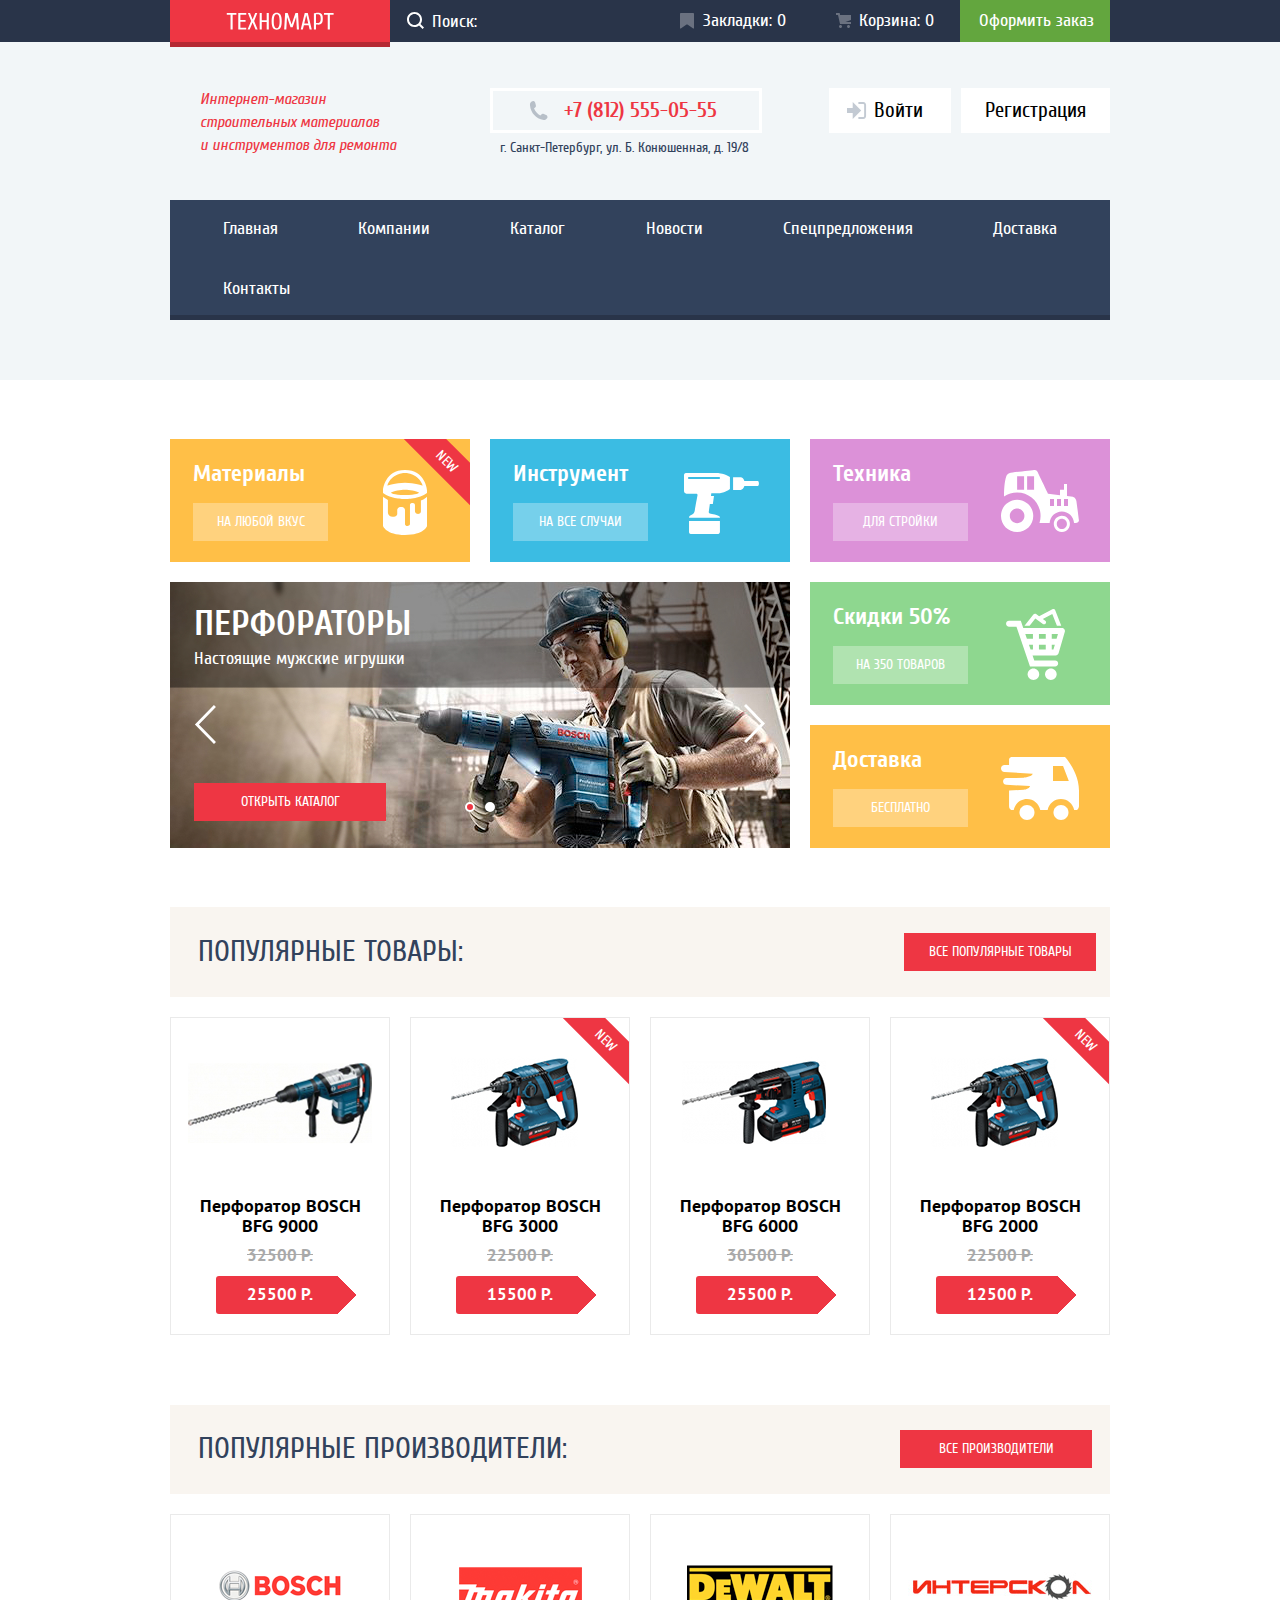
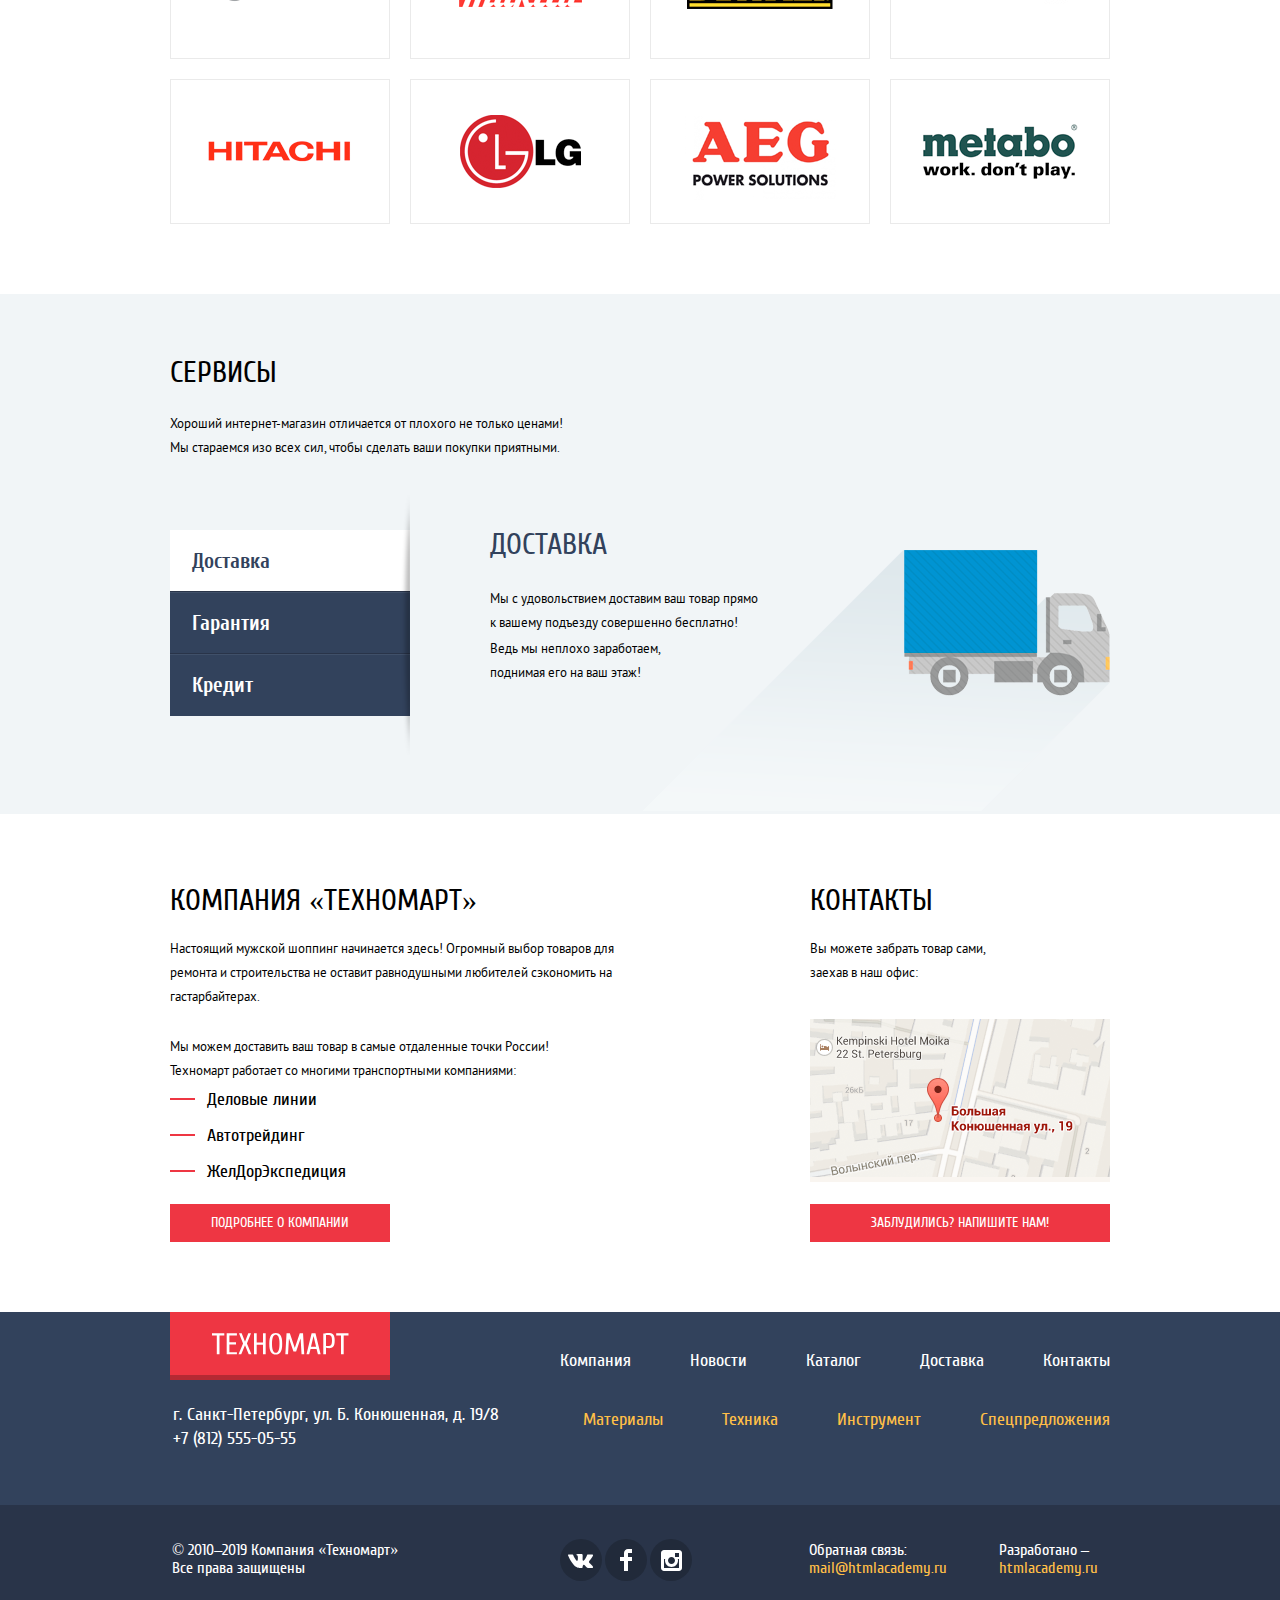
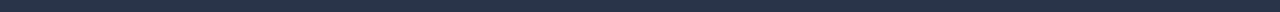
<file: index.html>
<!DOCTYPE html>
<html lang="ru">
  <head>
    <meta charset="utf-8">
    <title>Техномарт</title>

    <link rel="icon" href="favicon.ico">
    <link rel="icon" href="img/favicon/180.svg" type="image/svg+xml">
    <link rel="apple-touch-icon" href="img/favicon/152.png">
    <link rel="manifest" href="manifest.webmanifest">

    <link href="css/normalize.min.css" rel="stylesheet">
    <link href="css/style.min.css" rel="stylesheet">
  </head>

  <body>
    <header class="header">
      <div class="header__top">
        <div class="container">
          <a class="header__logo logo">ТЕХНОМАРТ</a>
          <form class="header__search" method="GET" action="https://echo.htmlacademy.ru">
            <input class="header__search-input" type="search" id="search-input" placeholder="Поиск:">
            <label class="header__search-label" for="search-input" aria-label="Поиск"></label>
            <button class="header__search-btn"></button>
          </form>
          <div class="header__top-links">
            <a class="header__top-link header__top-link--bookmarks" href="#">Закладки: 0</a>
            <a class="header__top-link header__top-link--cart" href="#">Корзина: 0</a>
            <a class="header__top-link header__top-link--order" href="#">Оформить заказ</a>
          </div>
        </div>
      </div>
      <div class="header__bottom">
        <div class="container">
          <div class="header__bottom-info">
            <h1 class="header__title">
              Интернет-магазин<br>
              строительных материалов<br>
              и инструментов для ремонта
            </h1>
            <div class="header__contacts">
              <a class="header__phone" href="tel:+78125550555" aria-label="Позвонить в Техномарт">+7 (812) 555-05-55</a>
              <p class="header__address">г. Санкт-Петербург, ул. Б. Конюшенная, д. 19/8</p>
            </div>
            <div class="header__login">
              <a class="header__login-link header__login-link--login" href="#">Войти</a>
              <a class="header__login-link header__login-link--reg" href="#">Регистрация</a>
            </div>
          </div>
        </div>
        <div class="container">
          <nav class="header__nav">
            <ul class="header__nav-list">
              <li class="header__nav-item">
                <a class="header__nav-link" href="">Главная</a>
              </li>
              <li class="header__nav-item">
                <a class="header__nav-link" href="#">Компании</a>
              </li>
              <li class="header__nav-item">
                <a class="header__nav-link header__nav-link--active" href="catalog.html">Каталог</a>
              </li>
              <li class="header__nav-item">
                <a class="header__nav-link" href="#">Новости</a>
              </li>
              <li class="header__nav-item">
                <a class="header__nav-link" href="#">Спецпредложения</a>
              </li>
              <li class="header__nav-item">
                <a class="header__nav-link" href="#">Доставка</a>
              </li>
              <li class="header__nav-item">
                <a class="header__nav-link" href="#">Контакты</a>
              </li>
            </ul>
          </nav>
        </div>
      </div>
    </header>

    <main>
      <section class="categories">
        <div class="container">
          <h2 class="categories__title visually-hidden">Категории товаров</h2>
          <ul class="categories__list">
            <li class="categories__item categories__item--materials categories__item--new">
              <h3 class="categories__item-title">Материалы</h3>
              <a class="btn btn--categories" href="#">На любой вкус</a>
            </li>
            <li class="categories__item categories__item--tools">
              <h3 class="categories__item-title">Инструмент</h3>
              <a class="btn btn--categories" href="#">На все случаи</a>
            </li>
            <li class="categories__item categories__item--technich">
              <h3 class="categories__item-title">Техника</h3>
              <a class="btn btn--categories" href="#">Для стройки</a>
            </li>
            <li class="categories__item-slider">
              <div class="slide slide--hammer slide--current">
                <div class="slide__info">
                  <h3 class="slide__title">Перфораторы</h3>
                  <p class="slide__text">Настоящие мужские игрушки</p>
                </div>
                <a class="btn btn--slider" href="catalog.html">Открыть каталог</a>
                <img src="img/hammer_drill.jpg" width="620" height="266" alt="Мужчина сверлит кирпичную стену дрелью">
              </div>
              <div class="slide slide--drill">
                <div class="slide__info">
                  <h3 class="slide__title">Дрели</h3>
                  <p class="slide__text">Соседям на радость!</p>
                </div>
                <a class="btn btn--slider" href="catalog.html">Открыть каталог</a>
                <img src="img/drill.jpg" width="620" height="266" alt="Мужчина сверлит бетонную стену перфоратором">
              </div>
              <div class="slide__next" tabindex="0"></div>
              <div class="slide__prev" tabindex="0"></div>
              <div class="slider__dots">
                <button class="slider__dot slider__dot--current" type="button" aria-label="Первый слайд"></button>
                <button class="slider__dot" type="button" aria-label="Второй слайд"></button>
              </div>
            </li>
            <li class="categories__item categories__item--sales">
              <h3 class="categories__item-title">Скидки 50%</h3>
              <a class="btn btn--categories" href="#">На 350 товаров</a>
            </li>
            <li class="categories__item categories__item--delivery">
              <h3 class="categories__item-title">Доставка</h3>
              <a class="btn btn--categories" href="#">Бесплатно</a>
            </li>
          </ul>
        </div>
      </section>
      <section class="popular-products">
        <div class="container">
          <div class="popular-products__block-title section-title">
            <h2 class="popular-products__title">Популярные товары:</h2>
            <a class="btn btn--title" href="#">Все популярные товары</a>
          </div>
          <ul class="product__list">
            <li class="product__item" tabindex="0">
              <div class="product__item-info">
                <div class="product__item-img product__item-img--1">
                  <img src="img/products/bosch-bgf-9000.jpg" width="218" height="170" alt="Фото товара">
                </div>
                <div class="product__item-hover">
                  <a class="btn btn--buy" href="#">Купить</a>
                  <a class="btn btn--bookmarks" href="#">В закладки</a>
                </div>
                <a class="product__item-link" href="#">
                  <h3 class="product__item-name">Перфоратор BOSCH BFG 9000</h3>
                </a>
              </div>
              <div class="product__item-prices">
                <del class="product__item-price--del">32500 Р.</del>
                <a class="product__item-price" href="product.html">25500 Р.</a>
              </div>
            </li>
            <li class="product__item product__item--new" tabindex="0">
              <div class="product__item-info">
                <div class="product__item-img">
                  <img src="img/products/bosch-bgf-3000.jpg" width="218" height="170" alt="Фото товара">
                </div>
                <div class="product__item-hover">
                  <a class="btn btn--buy" href="#">Купить</a>
                  <a class="btn btn--bookmarks" href="#">В закладки</a>
                </div>
                <a class="product__item-link" href="#">
                  <h3 class="product__item-name">Перфоратор BOSCH BFG 3000</h3>
                </a>
              </div>
              <div class="product__item-prices">
                <del class="product__item-price--del">22500 Р.</del>
                <a class="product__item-price" href="product.html">15500 Р.</a>
              </div>
            </li>
            <li class="product__item" tabindex="0">
              <div class="product__item-info">
                <div class="product__item-img">
                  <img src="img/products/bosch-bgf-6000.jpg" width="218" height="170" alt="Фото товара">
                </div>
                <div class="product__item-hover">
                  <a class="btn btn--buy" href="#">Купить</a>
                  <a class="btn btn--bookmarks" href="#">В закладки</a>
                </div>
                <a class="product__item-link" href="#">
                  <h3 class="product__item-name">Перфоратор BOSCH BFG 6000</h3>
                </a>
              </div>
              <div class="product__item-prices">
                <del class="product__item-price--del">30500 Р.</del>
                <a class="product__item-price" href="product.html">25500 Р.</a>
              </div>
            </li>
            <li class="product__item product__item--new" tabindex="0">
              <div class="product__item-info">
                <div class="product__item-img">
                  <img src="img/products/bosch-bgf-2000.jpg" width="218" height="170" alt="Фото товара">
                </div>
                <div class="product__item-hover">
                  <a class="btn btn--buy" href="#">Купить</a>
                  <a class="btn btn--bookmarks" href="#">В закладки</a>
                </div>
                <a class="product__item-link" href="#">
                  <h3 class="product__item-name">Перфоратор BOSCH BFG 2000</h3>
                </a>
              </div>
              <div class="product__item-prices">
                <del class="product__item-price--del">22500 Р.</del>
                <a class="product__item-price" href="product.html">12500 Р.</a>
              </div>
            </li>
          </ul>
        </div>
      </section>
      <section class="popular-producers">
        <div class="container">
          <div class="popular-producers__block-title section-title">
            <h2 class="popular-products__title">Популярные производители:</h2>
            <a class="btn btn--title" href="#">Все производители</a>
          </div>
          <ul class="producer__list">
            <li class="producer__item">
              <a class="producer__item-link" href="https://www.bosch.com/" target="_blank">
                <img class="producer__item-logo" src="img/logo/bosch.png" width="218" height="143" alt="BOSH">
              </a>
            </li>
            <li class="producer__item">
              <a class="producer__item-link" href="http://www.makita.com/" target="_blank">
                <img class="producer__item-logo" src="img/logo/makita.png" width="218" height="143" alt="Makita">
              </a>
            </li>
            <li class="producer__item">
              <a class="producer__item-link" href="https://www.dewalt.com/" target="_blank">
                <img class="producer__item-logo" src="img/logo/dewalt.png" width="218" height="143" alt="DeWalt">
              </a>
            </li>
            <li class="producer__item">
              <a class="producer__item-link" href="https://www.interskol.ru/" target="_blank">
                <img class="producer__item-logo" src="img/logo/interscol.png" width="218" height="143" alt="Интерскол">
              </a>
            </li>
            <li class="producer__item">
              <a class="producer__item-link" href="https://www.hitachi.com/" target="_blank">
                <img class="producer__item-logo" src="img/logo/hitachi.png" width="218" height="143" alt="HITACHI">
              </a>
            </li>
            <li class="producer__item">
              <a class="producer__item-link" href="https://www.lg.com/" target="_blank">
                <img class="producer__item-logo" src="img/logo/lg.png" width="218" height="143" alt="LG">
              </a>
            </li>
            <li class="producer__item">
              <a class="producer__item-link" href="https://www.aeg.com/" target="_blank">
                <img class="producer__item-logo" src="img/logo/aeg.png" width="218" height="143" alt="AEG">
              </a>
            </li>
            <li class="producer__item">
              <a class="producer__item-link" href="https://www.metabo.com/" target="_blank">
                <img class="producer__item-logo" src="img/logo/metabo.png" width="218" height="143" alt="metabo">
              </a>
            </li>
          </ul>
        </div>
      </section>
      <section class="service">
        <div class="container">
          <h2 class="service__title">Сервисы</h2>
          <p class="service__text">Хороший интернет-магазин отличается от плохого не только ценами! Мы стараемся изо всех сил, чтобы сделать ваши покупки приятными.</p>
          <ul class="service__list">
            <li class="service__item">
              <a class="service__item-link service__item-link--active" data-tab="#tab_1" href="#">Доставка</a>
            </li>
            <li class="service__item">
              <a class="service__item-link" data-tab="#tab_2" href="#">Гарантия</a>
            </li>
            <li class="service__item">
              <a class="service__item-link" data-tab="#tab_3" href="#">Кредит</a>
            </li>
          </ul>
          <div class="service__description">
            <article class="service__description-item service__description-delivery service__description-item--current" id="tab_1">
              <h3 class="service__description-title">Доставка</h3>
              <p class="service__description-text">Мы с удовольствием доставим ваш товар прямо<br>
                к вашему подъезду совершенно бесплатно!</p>
              <p class="service__description-text">Ведь мы неплохо заработаем,<br>
                поднимая его на ваш этаж!</p>
            </article>
            <article class="service__description-item service__description-guarantee" id="tab_2">
              <h3 class="service__description-title">Гарантия</h3>
              <p class="service__description-text">Если купленный у нас товар поломается или заискрит,<br>
                а также в случае пожара, спровоцированного его<br>
                возгаранием, вы всегда можете быть уверены в нашей<br>
                гарантии. Мы обменяем сгоревший товар на новый.<br>
                Дом уж восстановите как-нибудь сами.</p>
            </article>
            <article class="service__description-item service__description-credit" id="tab_3">
              <h3 class="service__description-title">Кредит</h3>
              <p class="service__description-text">Залезть в долговую яму стало проще!<br>
                Кредитные консультанты придут вам на помощь.</p>
              <a class="btn btn--credit" href="#">Отправить заявку</a>
            </article>
          </div>
        </div>
      </section>
      <section class="company">
        <div class="container">
          <div class="company__about">
            <h2 class="company__about-title">КОМПАНИЯ «Техномарт»</h2>
            <p class="company__about-text">Настоящий мужской шоппинг начинается здесь! Огромный выбор товаров для<br>
              ремонта и строительства не оставит равнодушными любителей сэкономить на<br>
              гастарбайтерах.</p>
            <p class="company__about-text">Мы можем доставить ваш товар в самые отдаленные точки России!</p>
            <p class="company__about-text">Техномарт работает со многими транспортными компаниями:</p>
            <ul class="company__partner-list">
              <li class="partner-list__item">Деловые линии</li>
              <li class="partner-list__item">Автотрейдинг</li>
              <li class="partner-list__item">ЖелДорЭкспедиция</li>
            </ul>
            <a class="btn btn--about-company" href="#">Подробнее о компании</a>
          </div>
          <div class="company__contacts">
            <h2 class="company__contacts-title">КОНТАКТЫ</h2>
            <p class="company__contacts-text">Вы можете забрать товар сами,<br>
              заехав в наш офис:</p>
            <a class="company__contacts-link" href="img/map-popup.png">
              <img class="company__contacts-map" src="img/map.png" width="300" height="158" alt="Наш офис на карте">
            </a>
            <a class="btn btn--write-to-us" href="write-to-us.html">Заблудились? Напишите нам!</a>
          </div>
        </div>
      </section>
    </main>

    <footer class="footer">
      <div class="footer__top">
        <div class="container">
          <a class="footer__logo logo" href="">ТЕХНОМАРТ</a>
          <ul class="footer__nav footer__nav--top">
            <li class="footer__nav-item">
              <a class="footer__nav-link" href="#">Компания</a>
            </li>
            <li class="footer__nav-item">
              <a class="footer__nav-link" href="#">Новости</a>
            </li>
            <li class="footer__nav-item">
              <a class="footer__nav-link" href="catalog.html">Каталог</a>
            </li>
            <li class="footer__nav-item">
              <a class="footer__nav-link" href="#">Доставка</a>
            </li>
            <li class="footer__nav-item">
              <a class="footer__nav-link" href="#">Контакты</a>
            </li>
          </ul>
          <p class="footer__address">г. Санкт-Петербург, ул. Б. Конюшенная, д. 19/8<br>
          <a class="footer__phone" href="tel:+78125550555" aria-label="Позвонить в Техномарт">+7 (812) 555-05-55</a>
          <ul class="footer__nav footer__nav--bottom">
            <li class="footer__nav-item">
              <a class="footer__nav-link" href="#">Материалы</a>
            </li>
            <li class="footer__nav-item">
              <a class="footer__nav-link" href="#">Техника</a>
            </li>
            <li class="footer__nav-item">
              <a class="footer__nav-link" href="#">Инструмент</a>
            </li>
            <li class="footer__nav-item">
              <a class="footer__nav-link" href="#">Спецпредложения</a>
            </li>
          </ul>
        </div>
      </div>
      <div class="footer__bottom">
        <div class="container">
          <p class="footer__copyright">© 2010–2019 Компания «Техномарт»<br>
            Все права защищены
          </p>
          <ul class="footer__social">
            <li class="footer__social-item">
              <a class="footer__social-link footer__social-link--vk" href="#">
                <span class="visually-hidden">Вконтакте</span>
              </a>
            </li>
            <li class="footer__social-item">
              <a class="footer__social-link footer__social-link--fb" href="#">
                <span class="visually-hidden">Facebook</span>
              </a>
            </li>
            <li class="footer__social-item">
              <a class="footer__social-link footer__social-link--insta" href="#">
                <span class="visually-hidden">Instagram</span>
              </a>
            </li>
          </ul>
          <p class="footer__email">
            Обратная связь:<br>
            <a class="footer__email-link" href="mailto:mail@htmlacademy.ru">mail@htmlacademy.ru</a>
          </p>
          <p class="footer__developer">
            Разработано –<br>
            <a class="footer__developer-link" href="htmlacademy.ru">htmlacademy.ru</a>
          </p>
        </div>
      </div>
    </footer>

    <section class="modal modal--form">
      <h2 class="visually-hidden">Напишите нам</h2>
      <form class="modal__form" id="modal__form" action="https://echo.htmlacademy.ru" method="post">
        <p class="modal__form-item">
          <label for="modal__form-name">Ваше имя:</label>
          <input id="modal__form-name" type="text" name="name" placeholder="Имя Фамилия">
        </p>
        <p class="modal__form-item">
          <label for="modal__form-email">Ваш e-mail:</label>
          <input id="modal__form-email" type="email" name="email" placeholder="email@example.com">
        </p>
        <p class="modal__form-item modal__form-item--textarea">
          <label for="modal__form-text">Текст письма:</label>
          <textarea id="modal__form-text" name="text" placeholder="В свободной форме"></textarea>
        </p>
      </form>
      <div class="modal__btn-area">
        <button class="btn modal__btn" form="modal__form" type="submit">Отправить</button>
      </div>
      <button class="btn modal__btn-close" type="button" aria-label="Закрыть"></button>
    </section>

    <section class="modal modal--map">
      <h2 class="modal__title visually-hidden">Как до нас добраться</h2>
      <iframe src="https://yandex.ru/map-widget/v1/?um=constructor%3Adf2dab9f31528702fb086408632802a2c7589f8ed005a9b2f7888dd7b9cfb641&amp;source=constructor" width="943" height="449"></iframe>
      <button class="modal__btn-close" type="button" aria-label="Закрыть"></button>
    </section>

    <section class="modal modal--cart">
      <h2 class="modal__title visually-hidden">Добавление товара в корзину</h2>
      <p class="modal__text">Товар добавлен в корзину!</p>
      <div class="modal__btn-area">
        <a class="btn modal__btn" href="#">Оформить заказ</a>
        <button class="btn modal__btn btn--continue-shopping" type="button">Продолжить покупки</button>
      </div>
      <button class="modal__btn-close" type="button" aria-label="Закрыть"></button>
    </section>

    <script src="js/script.min.js"></script>

  </body>
</html>
</file>
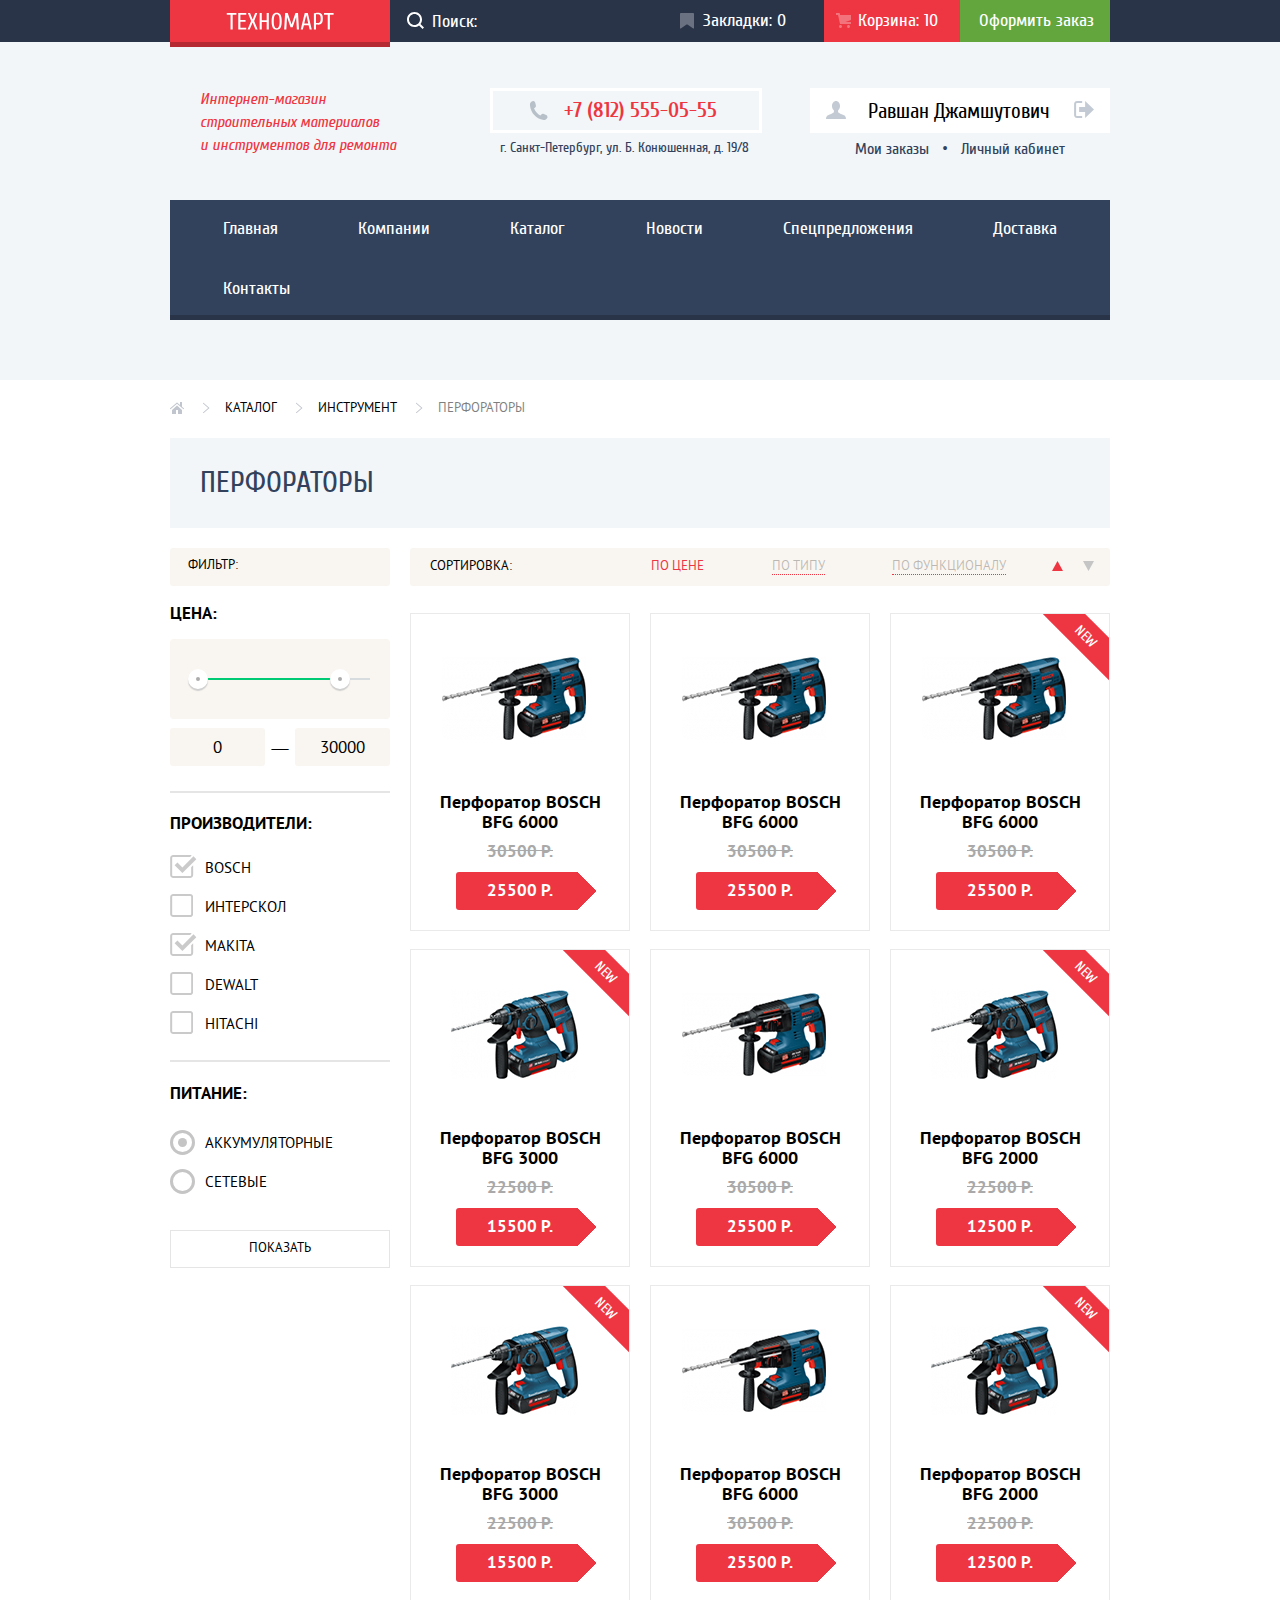
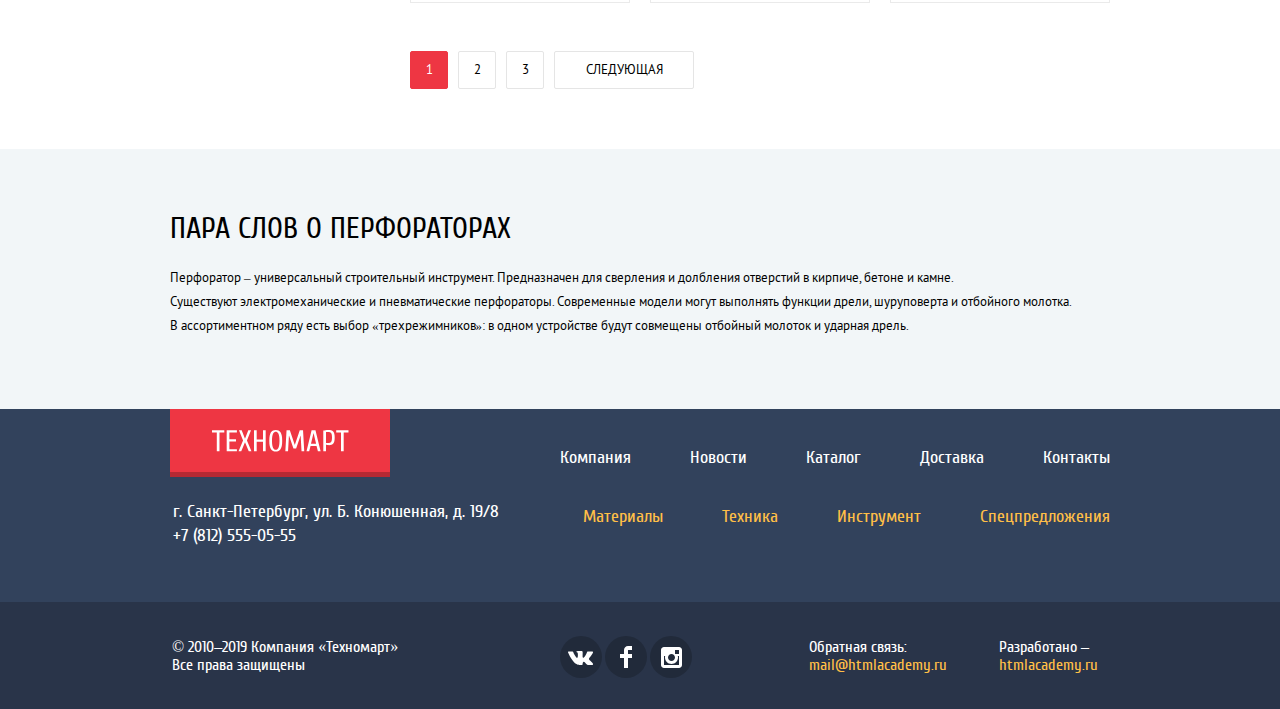
<file: catalog.html>
<!DOCTYPE html>
<html lang="ru">
  <head>
    <meta charset="utf-8">
    <title>Техномарт - Каталог</title>

    <link rel="icon" href="favicon.ico">
    <link rel="icon" href="img/favicon/180.svg" type="image/svg+xml">
    <link rel="apple-touch-icon" href="img/favicon/152.png">
    <link rel="manifest" href="manifest.webmanifest">

    <link href="css/normalize.min.css" rel="stylesheet">
    <link href="css/style.min.css" rel="stylesheet">
  </head>

  <body>
    <header class="header">
      <div class="header__top">
        <div class="container">
          <a class="header__logo logo" href="index.html">ТЕХНОМАРТ</a>
          <form class="header__search" method="GET" action="https://echo.htmlacademy.ru">
            <input class="header__search-input" type="search" id="search-input" placeholder="Поиск:">
            <label class="header__search-label" for="search-input" aria-label="Поиск"></label>
            <button class="header__search-btn"></button>
          </form>
          <div class="header__top-links">
            <a class="header__top-link header__top-link--bookmarks" href="#">Закладки: 0</a>
            <a class="header__top-link header__top-link--cart header__top-link--cart-full" href="#">Корзина: 10</a>
            <a class="header__top-link header__top-link--order" href="#">Оформить заказ</a>
          </div>
        </div>
      </div>
      <div class="header__bottom">
        <div class="container">
          <div class="header__bottom-info">
            <h1 class="header__title">
              Интернет-магазин<br>
              строительных материалов<br>
              и инструментов для ремонта
            </h1>
            <div class="header__contacts">
              <a class="header__phone" href="tel:+78125550555" aria-label="Позвонить в Техномарт">+7 (812) 555-05-55</a>
              <p class="header__address">г. Санкт-Петербург, ул. Б. Конюшенная, д. 19/8</p>
            </div>
            <div class="header__user">
              <div class="header__user-account">
                <a class="header__user-name" href="#" aria-label="Личный кабинет">Равшан Джамшутович</a>
                <a class="header__user-logout" href="#" aria-label="Выход из аккаунта"><span class="visually-hidden">Выход</span></a>
              </div>
              <div class="header__user-links">
                <a class="header__user-link" href="#">Мои заказы</a>
                <span>&#8226;</span>
                <a class="header__user-link" href="#">Личный кабинет</a>
              </div>
            </div>
          </div>
        </div>
        <div class="container">
          <nav class="header__nav">
            <ul class="header__nav-list">
              <li class="header__nav-item">
                <a class="header__nav-link header__nav-link--active" href="index.html">Главная</a>
              </li>
              <li class="header__nav-item">
                <a class="header__nav-link" href="#">Компании</a>
              </li>
              <li class="header__nav-item">
                <a class="header__nav-link" href="#">Каталог</a>
              </li>
              <li class="header__nav-item">
                <a class="header__nav-link" href="#">Новости</a>
              </li>
              <li class="header__nav-item">
                <a class="header__nav-link" href="#">Спецпредложения</a>
              </li>
              <li class="header__nav-item">
                <a class="header__nav-link" href="#">Доставка</a>
              </li>
              <li class="header__nav-item">
                <a class="header__nav-link" href="#">Контакты</a>
              </li>
            </ul>
          </nav>
        </div>
      </div>
    </header>

    <main>
      <div class="container">
        <ul class="breadcrumbs">
          <li class="breadcrumbs__item">
            <a class="breadcrumbs__link" href="index.html" aria-label="На главную"></a>
          </li>
          <li class="breadcrumbs__item">
            <a class="breadcrumbs__link" href="catalog.html">Каталог</a>
          </li>
          <li class="breadcrumbs__item">
            <a class="breadcrumbs__link" href="#">Инструмент</a>
          </li>
          <li class="breadcrumbs__item breadcrumbs__item--current">
            <a class="breadcrumbs__link" href="#">Перфораторы</a>
          </li>
        </ul>

        <h2 class="category__title">Перфораторы</h2>

        <div class="catalog-filter">
          <section class="filters">
            <h3 class="filters__title visually-hidden">Фильтр товаров</h3>
            <p class="filters__text">Фильтр:</p>
            <form class="filter" method="GET" action="https://echo.htmlacademy.ru">
              <fieldset class="filter__group filter__group--price">
                <legend class="filter__group-name filter__group-name--price">Цена:</legend>
                <div class="filter__price-range">
                  <div class="scale">
                    <div class="bar"></div>
                  </div>
                  <div class="toggle toggle-min" tabindex="0"></div>
                  <div class="toggle toggle-max" tabindex="0"></div>
                </div>
                <div class="filter__price-min-max">
                  <input class="filter__input-price" type="text" name="price-min" aria-label="Минимальная цена" value="0">
                  <span>—</span>
                  <input class="filter__input-price" type="text" name="price-max" aria-label="Максимальная цена" value="30000">
                </div>
              </fieldset>
              <fieldset class="filter__group filter__group--producer">
                <legend class="filter__group-name filter__group-name--producer">Производители:</legend>
                <ul class="filter__list">
                  <li class="filter__list-item">
                    <input class="filter__input filter__input-checkbox visually-hidden" type="checkbox" name="producer" value="bosch"
                    id="filter-bosch" checked>
                    <label class="filter__label" for="filter-bosch">BOSCH</label>
                  </li>
                  <li class="filter__list-item">
                    <input class="filter__input filter__input-checkbox visually-hidden" type="checkbox" name="producer" value="interscol"
                    id="filter-interscol">
                    <label class="filter__label" for="filter-interscol">ИНТЕРСКОЛ</label>
                  </li>
                  <li class="filter__list-item">
                    <input class="filter__input filter__input-checkbox visually-hidden" type="checkbox" name="producer" value="makita"
                    id="filter-makita" checked>
                    <label class="filter__label" for="filter-makita">MAKITA</label>
                  </li>
                  <li class="filter__list-item">
                    <input class="filter__input filter__input-checkbox visually-hidden" type="checkbox" name="producer" value="dewalt"
                    id="filter-dewalt">
                    <label class="filter__label" for="filter-dewalt">DEWALT</label>
                  </li>
                  <li class="filter__list-item">
                    <input class="filter__input filter__input-checkbox visually-hidden" type="checkbox" name="producer" value="hitachi"
                    id="filter-hitachi">
                    <label class="filter__label" for="filter-hitachi">HITACHI</label>
                  </li>
                </ul>
              </fieldset>
              <fieldset  class="filter__group filter__group--power-supply">
                <legend class="filter__group-name filter__group-name--power-supply">Питание:</legend>
                <ul class="filter__list">
                  <li class="filter__list-item">
                    <input class="filter__input filter__input-radio visually-hidden" type="radio" name="power-supply" value="battery"
                    id="filter-battery" checked>
                    <label class="filter__label" for="filter-battery">Аккумуляторные</label>
                  </li>
                  <li class="filter__list-item">
                    <input class="filter__input filter__input-radio visually-hidden" type="radio" name="power-supply" value="electric-grid"
                    id="filter-electric-grid">
                    <label class="filter__label" for="filter-electric-grid">Сетевые</label>
                  </li>
                </ul>
              </fieldset>
              <button class="btn btn--filter" type="submit">Показать</button>
            </form>
          </section>

          <section class="catalog">
            <h2 class="catalog__title visually-hidden">Отфильтрованные товары</h2>
            <div class="catalog__sorter">
              <span class="catalog__sort-text">Сортировка:</span>
              <ul class="catalog__sort-list catalog__sort-list--type">
                <li class="catalog__sort-item">
                  <a class="catalog__sort-link catalog__sort-link--current" href="#">По цене</a>
                </li>
                <li class="catalog__sort-item">
                  <a class="catalog__sort-link" href="#">По типу</a>
                </li>
                <li class="catalog__sort-item">
                  <a class="catalog__sort-link" href="#">По функционалу</a>
                </li>
              </ul>
              <ul class="catalog__sort-list catalog__sort-list--up-down">
                <li class="catalog__sort-item">
                  <a class="catalog__sort-link catalog__sort-link--up catalog__sort-link--current" href="#" aria-label="Сортировать по возрастанию"></a>
                </li>
                <li class="catalog__sort-item">
                  <a class="catalog__sort-link catalog__sort-link--down" href="#" aria-label="Сортировать по убыванию"></a>
                </li>
              </ul>
            </div>
            <ul class="product__list-sorted">
              <li class="product__item" tabindex="0">
                <div class="product__item-info">
                  <div class="product__item-img">
                    <img src="img/products/bosch-bgf-6000.jpg" width="218" height="170" alt="Фото товара">
                  </div>
                  <div class="product__item-hover">
                    <a class="btn btn--buy" href="#">Купить</a>
                    <a class="btn btn--bookmarks" href="#">В закладки</a>
                  </div>
                  <a class="product__item-link" href="#">
                    <h3 class="product__item-name">Перфоратор BOSCH BFG 6000</h3>
                  </a>
                </div>
                <div class="product__item-prices">
                  <del class="product__item-price--del">30500 Р.</del>
                  <a class="product__item-price" href="product.html">25500 Р.</a>
                </div>
              </li>
              <li class="product__item" tabindex="0">
                <div class="product__item-info">
                  <div class="product__item-img">
                    <img src="img/products/bosch-bgf-6000.jpg" width="218" height="170" alt="Фото товара">
                  </div>
                  <div class="product__item-hover">
                    <a class="btn btn--buy" href="#">Купить</a>
                    <a class="btn btn--bookmarks" href="#">В закладки</a>
                  </div>
                  <a class="product__item-link" href="#">
                    <h3 class="product__item-name">Перфоратор BOSCH BFG 6000</h3>
                  </a>
                </div>
                <div class="product__item-prices">
                  <del class="product__item-price--del">30500 Р.</del>
                  <a class="product__item-price" href="product.html">25500 Р.</a>
                </div>
              </li>
              <li class="product__item product__item--new" tabindex="0">
                <div class="product__item-info">
                  <div class="product__item-img">
                    <img src="img/products/bosch-bgf-6000.jpg" width="218" height="170" alt="Фото товара">
                  </div>
                  <div class="product__item-hover">
                    <a class="btn btn--buy" href="#">Купить</a>
                    <a class="btn btn--bookmarks" href="#">В закладки</a>
                  </div>
                  <a class="product__item-link" href="#">
                    <h3 class="product__item-name">Перфоратор BOSCH BFG 6000</h3>
                  </a>
                </div>
                <div class="product__item-prices">
                  <del class="product__item-price--del">30500 Р.</del>
                  <a class="product__item-price" href="product.html">25500 Р.</a>
                </div>
              </li>
              <li class="product__item product__item--new" tabindex="0">
                <div class="product__item-info">
                  <div class="product__item-img">
                    <img src="img/products/bosch-bgf-3000.jpg" width="218" height="170" alt="Фото товара">
                  </div>
                  <div class="product__item-hover">
                    <a class="btn btn--buy" href="#">Купить</a>
                    <a class="btn btn--bookmarks" href="#">В закладки</a>
                  </div>
                  <a class="product__item-link" href="#">
                    <h3 class="product__item-name">Перфоратор BOSCH BFG 3000</h3>
                  </a>
                </div>
                <div class="product__item-prices">
                  <del class="product__item-price--del">22500 Р.</del>
                  <a class="product__item-price" href="product.html">15500 Р.</a>
                </div>
              </li>
              <li class="product__item" tabindex="0">
                <div class="product__item-info">
                  <div class="product__item-img">
                    <img src="img/products/bosch-bgf-6000.jpg" width="218" height="170" alt="Фото товара">
                  </div>
                  <div class="product__item-hover">
                    <a class="btn btn--buy" href="#">Купить</a>
                    <a class="btn btn--bookmarks" href="#">В закладки</a>
                  </div>
                  <a class="product__item-link" href="#">
                    <h3 class="product__item-name">Перфоратор BOSCH BFG 6000</h3>
                  </a>
                </div>
                <div class="product__item-prices">
                  <del class="product__item-price--del">30500 Р.</del>
                  <a class="product__item-price" href="product.html">25500 Р.</a>
                </div>
              </li>
              <li class="product__item product__item--new" tabindex="0">
                <div class="product__item-info">
                  <div class="product__item-img">
                    <img src="img/products/bosch-bgf-2000.jpg" width="218" height="170" alt="Фото товара">
                  </div>
                  <div class="product__item-hover">
                    <a class="btn btn--buy" href="#">Купить</a>
                    <a class="btn btn--bookmarks" href="#">В закладки</a>
                  </div>
                  <a class="product__item-link" href="#">
                    <h3 class="product__item-name">Перфоратор BOSCH BFG 2000</h3>
                  </a>
                </div>
                <div class="product__item-prices">
                  <del class="product__item-price--del">22500 Р.</del>
                  <a class="product__item-price" href="product.html">12500 Р.</a>
                </div>
              </li>
              <li class="product__item product__item--new" tabindex="0">
                <div class="product__item-info">
                  <div class="product__item-img">
                    <img src="img/products/bosch-bgf-3000.jpg" width="218" height="170" alt="Фото товара">
                  </div>
                  <div class="product__item-hover">
                    <a class="btn btn--buy" href="#">Купить</a>
                    <a class="btn btn--bookmarks" href="#">В закладки</a>
                  </div>
                  <a class="product__item-link" href="#">
                    <h3 class="product__item-name">Перфоратор BOSCH BFG 3000</h3>
                  </a>
                </div>
                <div class="product__item-prices">
                  <del class="product__item-price--del">22500 Р.</del>
                  <a class="product__item-price" href="product.html">15500 Р.</a>
                </div>
              </li>
              <li class="product__item" tabindex="0">
                <div class="product__item-info">
                  <div class="product__item-img">
                    <img src="img/products/bosch-bgf-6000.jpg" width="218" height="170" alt="Фото товара">
                  </div>
                  <div class="product__item-hover">
                    <a class="btn btn--buy" href="#">Купить</a>
                    <a class="btn btn--bookmarks" href="#">В закладки</a>
                  </div>
                  <a class="product__item-link" href="#">
                    <h3 class="product__item-name">Перфоратор BOSCH BFG 6000</h3>
                  </a>
                </div>
                <div class="product__item-prices">
                  <del class="product__item-price--del">30500 Р.</del>
                  <a class="product__item-price" href="product.html">25500 Р.</a>
                </div>
              </li>
              <li class="product__item product__item--new" tabindex="0">
                <div class="product__item-info">
                  <div class="product__item-img">
                    <img src="img/products/bosch-bgf-2000.jpg" width="218" height="170" alt="Фото товара">
                  </div>
                  <div class="product__item-hover">
                    <a class="btn btn--buy" href="#">Купить</a>
                    <a class="btn btn--bookmarks" href="#">В закладки</a>
                  </div>
                  <a class="product__item-link" href="#">
                    <h3 class="product__item-name">Перфоратор BOSCH BFG 2000</h3>
                  </a>
                </div>
                <div class="product__item-prices">
                  <del class="product__item-price--del">22500 Р.</del>
                  <a class="product__item-price" href="product.html">12500 Р.</a>
                </div>
              </li>
            </ul>
            <ul class="pagination">
              <li class="pagination__item pagination__item--current">
                <a class="pagination__item-link">1</a>
              </li>
              <li class="pagination__item">
                <a class="pagination__item-link" href="#">2</a>
              </li>
              <li class="pagination__item">
                <a class="pagination__item-link" href="#">3</a>
              </li>
              <li class="pagination__item pagination__item--next-page">
                <a class="pagination__item-link" href="#">Следующая</a>
              </li>
            </ul>
          </section>
        </div>
      </div>

      <section class="about-category">
        <div class="container">
          <h2 class="about-category__title">ПАРА СЛОВ О ПЕРФОРАТОРАХ</h2>
          <p class="about-category__text">Перфоратор – универсальный строительный инструмент. Предназначен для сверления и долбления отверстий в кирпиче, бетоне и камне.</p>
          <p class="about-category__text">Существуют электромеханические и пневматические перфораторы. Современные модели могут выполнять функции дрели, шуруповерта и отбойного молотка.</p>
          <p class="about-category__text">В ассортиментном ряду есть выбор «трехрежимников»: в одном устройстве будут совмещены отбойный молоток и ударная дрель.</p>
      </div>
      </section>
    </main>

    <footer class="footer">
      <div class="footer__top">
        <div class="container">
          <a class="footer__logo logo" href="index.html">ТЕХНОМАРТ</a>
          <ul class="footer__nav footer__nav--top">
            <li class="footer__nav-item">
              <a class="footer__nav-link" href="#">Компания</a>
            </li>
            <li class="footer__nav-item">
              <a class="footer__nav-link" href="#">Новости</a>
            </li>
            <li class="footer__nav-item">
              <a class="footer__nav-link" href="catalog.html">Каталог</a>
            </li>
            <li class="footer__nav-item">
              <a class="footer__nav-link" href="#">Доставка</a>
            </li>
            <li class="footer__nav-item">
              <a class="footer__nav-link" href="#">Контакты</a>
            </li>
          </ul>
          <p class="footer__address">г. Санкт-Петербург, ул. Б. Конюшенная, д. 19/8<br>
          <a class="footer__phone" href="tel:+78125550555" aria-label="Позвонить в Техномарт">+7 (812) 555-05-55</a>
          <ul class="footer__nav footer__nav--bottom">
            <li class="footer__nav-item">
              <a class="footer__nav-link" href="#">Материалы</a>
            </li>
            <li class="footer__nav-item">
              <a class="footer__nav-link" href="#">Техника</a>
            </li>
            <li class="footer__nav-item">
              <a class="footer__nav-link" href="#">Инструмент</a>
            </li>
            <li class="footer__nav-item">
              <a class="footer__nav-link" href="#">Спецпредложения</a>
            </li>
          </ul>
        </div>
      </div>
      <div class="footer__bottom">
        <div class="container">
          <p class="footer__copyright">© 2010–2019 Компания «Техномарт»<br>
            Все права защищены
          </p>
          <ul class="footer__social">
            <li class="footer__social-item">
              <a class="footer__social-link footer__social-link--vk" href="#">
                <span class="visually-hidden">Вконтакте</span>
              </a>
            </li>
            <li class="footer__social-item">
              <a class="footer__social-link footer__social-link--fb" href="#">
                <span class="visually-hidden">Facebook</span>
              </a>
            </li>
            <li class="footer__social-item">
              <a class="footer__social-link footer__social-link--insta" href="#">
                <span class="visually-hidden">Instagram</span>
              </a>
            </li>
          </ul>
          <p class="footer__email">
            Обратная связь:<br>
            <a class="footer__email-link" href="mailto:mail@htmlacademy.ru">mail@htmlacademy.ru</a>
          </p>
          <p class="footer__developer">
            Разработано –<br>
            <a class="footer__developer-link" href="htmlacademy.ru">htmlacademy.ru</a>
          </p>
        </div>
      </div>
    </footer>

    <section class="modal modal--cart">
      <h2 class="modal__title visually-hidden">Добавление товара в корзину</h2>
      <p class="modal__text">Товар добавлен в корзину!</p>
      <div class="modal__btn-area">
        <a class="btn modal__btn" href="#">Оформить заказ</a>
        <button class="btn modal__btn btn--continue-shopping" type="button">Продолжить покупки</button>
      </div>
      <button class="modal__btn-close" type="button" aria-label="Закрыть"></button>
    </section>

    <script src="js/script.min.js"></script>

  </body>
</html>
</file>
<file: css/style.min.css>
@-webkit-keyframes bounce{0%{-webkit-transform:translateY(-2000px);transform:translateY(-2000px)}70%{-webkit-transform:translateY(30px);transform:translateY(30px)}90%{-webkit-transform:translateY(-10px);transform:translateY(-10px)}to{-webkit-transform:translateY(0);transform:translateY(0)}}@keyframes bounce{0%{-webkit-transform:translateY(-2000px);transform:translateY(-2000px)}70%{-webkit-transform:translateY(30px);transform:translateY(30px)}90%{-webkit-transform:translateY(-10px);transform:translateY(-10px)}to{-webkit-transform:translateY(0);transform:translateY(0)}}@-webkit-keyframes shake{0%,to{-webkit-transform:translateX(0);transform:translateX(0)}10%,30%,50%,70%,90%{-webkit-transform:translateX(-10px);transform:translateX(-10px)}20%,40%,60%,80%{-webkit-transform:translateX(10px);transform:translateX(10px)}}@keyframes shake{0%,to{-webkit-transform:translateX(0);transform:translateX(0)}10%,30%,50%,70%,90%{-webkit-transform:translateX(-10px);transform:translateX(-10px)}20%,40%,60%,80%{-webkit-transform:translateX(10px);transform:translateX(10px)}}@font-face{font-family:"Cuprum";src:url(../fonts/cuprum.woff2) format("woff2"),url(../fonts/cuprum.woff) format("woff");font-weight:400;font-style:normal}@font-face{font-family:"Cuprum";src:url(../fonts/cuprumbold.woff2) format("woff2"),url(../fonts/cuprumbold.woff) format("woff");font-weight:700;font-style:normal}@font-face{font-family:"Cuprum";src:url(../fonts/cuprumbolditalic.woff2) format("woff2"),url(../fonts/cuprumbolditalic.woff) format("woff");font-weight:700;font-style:italic}@font-face{font-family:"Cuprum";src:url(../fonts/cuprumitalic.woff2) format("woff2"),url(../fonts/cuprumitalic.woff) format("woff");font-weight:400;font-style:italic}@font-face{font-family:"PT Sans";src:url(../fonts/ptsans.woff2) format("woff2"),url(../fonts/ptsans.woff) format("woff");font-weight:400;font-style:normal}@font-face{font-family:"PT Sans";src:url(../fonts/ptsansbold.woff2) format("woff2"),url(../fonts/ptsansbold.woff) format("woff");font-weight:700;font-style:normal}:root{--basic-black:#000000;--basic-black_50:rgba(0, 0, 0, 0.50);--basic-black_25:rgba(0, 0, 0, 0.25);--basic-black_15:rgba(0, 0, 0, 0.15);--basic-black_10:rgba(0, 0, 0, 0.10);--basic-white:#ffffff;--basic-white_50:rgba(255, 255, 255, 0.5);--basic-white_30:rgba(255, 255, 255, 0.3);--basic-red:#EE3643;--basic-red--hover:#CA2C37;--basic-red--active:#BA2732;--basic-green:#63A63E;--basic-greylight:#C5C5C5;--basic-greylight_30:rgba(197, 197, 197, 0.3);--logo-bottom:#B52933;--success:#5FBB2D;--btn-buy:#367315;--btn-buy--active:#518534;--basic-gray:#F2F6F8;--light-grey:#EAEAEA;--shiny_orange:#FFBF47;--night-blue:#293449;--night-blue--inset:#405069;--purple-blue:#32425C;--twitter-color:#3BBCE3;--light-plum:#DC91D8;--light-green:#8ED78F;--beige:#F9F5F0;--gray-light-blue:#f1f5f7;--gray-text-del:#A9A9A9;--gray-text-del_30:rgba(169, 169, 169, 0.3);--scale-color:#D7DCDE;--bar-color:#00CA74;--toggle-color:#ababab;--toggle-shadow:#cfcfcf;--radio-color:#b5b5b5;--btn-border:#E5E5E5;--social-link:#212A3A;--btn-area:#F4F4F4}body{font-family:"Cuprum","Arial Narrow","sans-serif";font-size:14px;line-height:18px;font-weight:400;color:var(--basic-black);background-color:var(--basic-white)}a{text-decoration:none}img{max-width:100%}.hidden{display:none}.container{width:940px;margin:0 auto;padding:0 10px}.visually-hidden{position:absolute;width:1px;height:1px;margin:-1px;border:0;padding:0;white-space:nowrap;-webkit-clip-path:inset(100%);clip-path:inset(100%);clip:rect(0 0 0 0);overflow:hidden}.btn{display:inline-block;vertical-align:middle;color:var(--basic-white);text-transform:uppercase;text-align:center;line-height:18px;padding:10px;-webkit-box-sizing:border-box;box-sizing:border-box}.header__top,.logo{color:var(--basic-white);background-color:var(--night-blue)}.header__top>.container{display:-ms-grid;display:grid;-ms-grid-columns:-webkit-min-content 270px auto;-ms-grid-columns:min-content 270px auto;grid-template-columns:-webkit-min-content 270px auto;grid-template-columns:min-content 270px auto}.logo{display:block;-webkit-box-sizing:border-box;box-sizing:border-box;width:220px;height:42px;font-size:0;background-color:var(--basic-red);background-image:url(../img/logo/logo-technomart.svg);background-repeat:no-repeat;background-position:56px 12px}.logo::before{content:"";position:absolute;bottom:-5px;width:220px;height:5px;background-color:var(--logo-bottom)}.header__search,.logo{position:relative}.header__search-input{width:270px;height:42px;font-size:18px;line-height:24px;color:var(--basic-white);padding-left:42px;background-color:var(--night-blue);border:0}.header__search-input::-webkit-input-placeholder{font-size:18px;color:var(--basic-white);opacity:1}.header__search-input::-moz-placeholder{font-size:18px;color:var(--basic-white);opacity:1}.header__search-input:-ms-input-placeholder{font-size:18px;color:var(--basic-white);opacity:1}.header__search-input::-ms-input-placeholder{font-size:18px;color:var(--basic-white);opacity:1}.header__search-input::placeholder{font-size:18px;color:var(--basic-white);opacity:1}.header__search-input:focus{color:var(--basic-black);background-color:var(--basic-white);outline:0}.header__search-btn{display:inline-block;vertical-align:middle;position:absolute;padding:0;border:0;cursor:pointer;top:12px;left:17px;width:17px;height:17px;background-color:transparent;background-image:url(../img/icon/icon-search.svg);background-repeat:no-repeat;background-position:0 0}.header__search-input:hover~.header__search-btn{background-image:url(../img/icon/icon-search--hover.svg)}.header__search-input:focus~.header__search-btn{background-image:url(../img/icon/icon-search--active.svg)}.header__top-links{display:-webkit-box;display:-ms-flexbox;display:flex;justify-self:end}.header__top-link{display:block;-webkit-box-sizing:border-box;box-sizing:border-box;font-size:18px;line-height:24px;text-align:center;padding-top:9px;padding-bottom:9px;color:var(--basic-white)}.header__top-link:active{color:var(--basic-white_50)}.header__top-link--order{width:150px;padding-left:19px;padding-right:16px;background-color:var(--basic-green)}.header__top-link--order:hover{background-color:var(--success)}.header__top-link--cart{width:136px;padding-left:30px;padding-right:22px;margin-left:16px;position:relative}.header__top-link--bookmarks::before,.header__top-link--cart::before{content:"";position:absolute;top:13px;left:12px;width:15px;height:15px;background-image:url(../img/icon/icon-cart.svg);background-repeat:no-repeat;background-position:0 0;opacity:.3}.header__top-link--cart-full{background-color:var(--basic-red);padding-right:18px}.header__top-link--bookmarks{padding-left:30px;padding-right:22px;position:relative}.header__top-link--bookmarks::before{left:7px;width:14px;height:16px;background-image:url(../img/icon/icon-bookmark.svg)}.btn--buy:hover::before,.header__login-link--login:hover::before,.header__top-link:hover::before{opacity:1}.header__bottom{background-color:var(--basic-gray);padding-bottom:60px}.header__bottom-info{display:-ms-grid;display:grid;-ms-grid-columns:1fr 20px 1fr 20px 1fr;grid-template-columns:1fr 1fr 1fr;gap:20px;min-height:158px;padding-top:46px;padding-bottom:40px;-webkit-box-sizing:border-box;box-sizing:border-box}.header__title{font-size:16px;line-height:23px;font-style:italic;font-weight:400;color:var(--basic-red);margin:0;padding-left:30px}.header__phone{display:inline-block;vertical-align:middle;font-size:21px;line-height:30px;font-weight:700;color:var(--basic-red);border:3px solid var(--basic-white);padding:4px 42px 5px 71px;position:relative}.header__login-link--login::before,.header__phone::before{content:"";position:absolute;top:10px;left:36px;width:19px;height:19px;background-image:url(../img/icon/icon-phone.svg);background-repeat:no-repeat;background-position:0 0}.header__address{font-size:14px;line-height:24px;color:var(--purple-blue);margin:3px 0 0 10px}.header__login{-ms-grid-column-align:end;justify-self:end;font-size:0}.header__login-link{display:inline-block;vertical-align:middle;font-size:21px;line-height:21px;color:var(--basic-black);background-color:var(--basic-white);margin-bottom:10px}.header__login-link:hover{color:var(--basic-red)}.header__login-link:active{color:var(--basic-greylight)}.header__login-link--login{margin-right:10px;padding:12px 28px 12px 45px;position:relative}.header__login-link--login::before{top:14px;left:18px;width:20px;height:17px;background-image:url(../img/icon/icon-login.svg);opacity:.3}.header__login-link--reg{padding:12px 24px}.header__nav-list{display:-webkit-box;display:-ms-flexbox;display:flex;-webkit-box-pack:justify;-ms-flex-pack:justify;justify-content:space-between;-ms-flex-wrap:wrap;flex-wrap:wrap;list-style:none;margin:0;padding:0 25px;background-color:var(--purple-blue);-webkit-box-shadow:inset 0 -5px 0 var(--night-blue);box-shadow:inset 0 -5px 0 var(--night-blue)}.header__nav-link{display:block;padding:17px 28px 19px;font-size:18px;line-height:24px;color:var(--basic-white)}.header__nav-link:hover{background-color:var(--night-blue)}.header__nav-link:active{color:var(--basic-white_50)}.categories{padding-top:59px;padding-bottom:59px}.categories__list{display:-ms-grid;display:grid;-ms-grid-columns:300px 20px 300px 20px 300px;grid-template-columns:300px 300px 300px;gap:20px;list-style:none;margin:0;padding:0;color:var(--basic-white)}.categories__item{display:-webkit-box;display:-ms-flexbox;display:flex;-webkit-box-orient:vertical;-webkit-box-direction:normal;-ms-flex-direction:column;flex-direction:column;-webkit-box-pack:justify;-ms-flex-pack:justify;justify-content:space-between;width:300px;min-height:123px;-webkit-box-sizing:border-box;box-sizing:border-box;padding:20px 142px 21px 23px}.categories__item-title{font-size:24px;line-height:30px;font-weight:700;color:var(--basic-white);padding:0;margin:0}.categories__item--materials,.categories__item--tools{background-color:var(--shiny_orange);background-image:url(../img/icon/icon-1.svg);background-repeat:no-repeat;background-position:213px 31px}.categories__item--tools{background-color:var(--twitter-color);background-image:url(../img/icon/icon-2.svg);background-position:194px 34px}.categories__item--sales,.categories__item--technich{background-color:var(--light-plum);background-image:url(../img/icon/icon-3.svg);background-repeat:no-repeat;background-position:191px 31px}.categories__item--sales{background-color:var(--light-green);background-image:url(../img/icon/icon-4.svg);background-position:196px 26px}.categories__item--delivery{-ms-grid-column:3;-ms-grid-column-span:1;grid-column:3/4;-ms-grid-row:3;-ms-grid-row-span:1;grid-row:3/4;background-color:var(--shiny_orange);background-image:url(../img/icon/icon-5.svg);background-repeat:no-repeat;background-position:191px 32px}.btn--categories{background-color:var(--basic-white_30);-webkit-box-sizing:border-box;box-sizing:border-box;width:100%;padding:10px}.btn--categories:hover{background-color:var(--basic-greylight_30)}.btn--categories:active{background-color:var(--gray-text-del_30)}.categories__item-slider{width:620px;height:266px;-ms-grid-column:1;-ms-grid-column-span:2;grid-column:1/3;-ms-grid-row:2;-ms-grid-row-span:2;grid-row:2/4;background-color:var(--basic-black_25);position:relative}.slide__next,.slide__prev{position:absolute;top:122px;width:22px;height:40px;background-repeat:no-repeat;background-position:0 0;cursor:pointer}.slide__prev{left:24px;background-image:url(../img/icon/icon-slider-left.svg)}.slide__next{right:24px;background-image:url(../img/icon/icon-slider-right.png)}.slide{width:620px;height:266px;display:none}.slide--current{display:block}.slide__info{position:absolute;left:0;top:0;padding:24px 24px 17px;-webkit-box-sizing:border-box;box-sizing:border-box;width:100%;background:var(--basic-black_25)}.slide__title{font-size:36px;line-height:36px;text-transform:uppercase;color:var(--basic-white);margin:0}.slide__text{font-size:18px;line-height:24px;color:var(--basic-white);margin:5px 0 0}.btn--slider{background-color:var(--basic-red);padding:10px;width:192px;position:absolute;bottom:27px;left:24px}.btn--slider:hover{background-color:var(--basic-red--hover)}.btn--slider:active{background-color:var(--basic-red--active)}.slider__dots{position:absolute;bottom:36px;left:295px;z-index:1;display:-webkit-box;display:-ms-flexbox;display:flex;width:30px;-webkit-box-pack:justify;-ms-flex-pack:justify;justify-content:space-between}.slider__dot{padding:0;width:10px;height:10px;background-color:var(--basic-white);border:2px solid var(--basic-white);border-radius:50%;cursor:pointer}.slider__dot--current{background-color:var(--basic-red)}.popular-products{padding-bottom:70px}.section-title{display:-webkit-box;display:-ms-flexbox;display:flex;-webkit-box-align:center;-ms-flex-align:center;align-items:center;-webkit-box-pack:justify;-ms-flex-pack:justify;justify-content:space-between;margin-bottom:20px;padding:26px 14px 26px 28px;background-color:var(--beige)}.popular-products__title{font-size:30px;line-height:30px;font-weight:400;color:var(--purple-blue);text-transform:uppercase;padding:0;margin:0}.btn--title{background-color:var(--basic-red);min-width:192px;max-width:250px;margin:0}.btn--title:hover{background-color:var(--basic-red--hover)}.btn--title:active{background-color:var(--basic-red--active)}.product__list{display:-ms-grid;display:grid;-ms-grid-columns:1fr 20px 1fr 20px 1fr 20px 1fr;grid-template-columns:1fr 1fr 1fr 1fr;gap:20px;padding:0;margin:0;list-style:none}.product__item{display:-webkit-box;display:-ms-flexbox;display:flex;-webkit-box-orient:vertical;-webkit-box-direction:normal;-ms-flex-direction:column;flex-direction:column;-webkit-box-pack:justify;-ms-flex-pack:justify;justify-content:space-between;-webkit-box-align:center;-ms-flex-align:center;align-items:center;width:220px;min-height:318px;-webkit-box-sizing:border-box;box-sizing:border-box;border:1px solid var(--light-grey)}.product__item:focus-within,.product__item:hover{-webkit-box-shadow:0 4px 20px var(--basic-black_15);box-shadow:0 4px 20px var(--basic-black_15)}.product__item:focus-within .product__item-hover,.product__item:hover .product__item-hover{display:block}.product__item:focus-within .product__item-img,.product__item:hover .product__item-img{display:none}.product__item-img{width:218px;height:170px;-webkit-box-sizing:border-box;box-sizing:border-box;padding-right:12px}.product__item-img--1{padding-right:0}.product__item-img img{-o-object-fit:scale-down;object-fit:scale-down}.product__item-link{color:var(--basic-black)}.product__item-name{font-family:"PT Sans","Arial Narrow","sans-serif";font-size:18px;line-height:20px;font-weight:700;text-align:center;margin:8px 0 0;padding:0 20px}.product__item-prices{text-align:center;padding:10px 20px 20px}.categories__item--new::before,.product__item--new::before,.product__item-price{-webkit-box-sizing:border-box;box-sizing:border-box;background-color:var(--basic-red);color:var(--basic-white);text-align:center}.product__item-price,.product__item-price--del{font-family:"PT Sans","Arial Narrow","sans-serif";font-size:17px;line-height:18px;font-weight:700}.product__item-price{-ms-grid-column-align:end;justify-self:end;display:block;width:140px;height:38px;padding:9px 25px 11px 14px;margin-left:11px;margin-top:10px;border-radius:3px;background-image:-o-linear-gradient(225deg,var(--basic-white) 13px,transparent 13px),-o-linear-gradient(135deg,var(--basic-white) 13px,transparent 13px);background-image:linear-gradient(225deg,var(--basic-white) 13px,transparent 13px),linear-gradient(315deg,var(--basic-white) 13px,transparent 13px)}.product__item-price--del{color:var(--gray-text-del);margin-bottom:8px}.categories__item--new,.product__item--new{position:relative;overflow:hidden}.categories__item--new::before,.product__item--new::before{position:absolute;z-index:1;width:100px;height:30px;-webkit-transform:rotate(45deg);-ms-transform:rotate(45deg);transform:rotate(45deg);content:"NEW";padding-top:7px;top:7px;right:-27px}.btn--bookmarks,.btn--buy,.product__item-hover{-webkit-box-sizing:border-box;box-sizing:border-box}.product__item-hover{display:none;text-align:center;width:218px;height:170px;padding-top:38px}.btn--bookmarks,.btn--buy{width:135px}.btn--buy{padding:10px 10px 10px 20px;margin-bottom:10px;background-color:var(--basic-green);-webkit-box-shadow:inset 0 -3px 0 var(--btn-buy);box-shadow:inset 0 -3px 0 var(--btn-buy);position:relative}.btn--buy:hover{background-color:var(--success)}.btn--buy:active{background-color:var(--btn-buy--active)}.btn--buy::before{content:"";position:absolute;top:10px;left:30px;width:15px;height:15px;background-image:url(../img/icon/icon-cart.svg);background-repeat:no-repeat;background-position:0 0;opacity:.3}.btn--bookmarks{padding:7px 10px;color:var(--purple-blue);border:3px solid var(--basic-green)}.btn--bookmarks:hover{border:3px solid var(--purple-blue)}.btn--bookmarks:active{opacity:50%}.btn--bookmarks,.btn--buy{border-radius:3px}.popular-producers{padding-bottom:70px}.popular-producers__block-title{padding-top:25px;padding-right:18px}.producer__item:hover{-webkit-box-shadow:0 4px 20px var(--basic-black_15);box-shadow:0 4px 20px var(--basic-black_15)}.producer__item:active{opacity:.3}.producer__list{display:-ms-grid;display:grid;-ms-grid-columns:1fr 20px 1fr 20px 1fr 20px 1fr;grid-template-columns:1fr 1fr 1fr 1fr;gap:20px;list-style:none;padding:0;margin:0}.producer__item{position:relative;width:220px;height:145px;-webkit-box-sizing:border-box;box-sizing:border-box;border:1px solid var(--light-grey)}.producer__item-logo{-o-object-fit:scale-down;object-fit:scale-down}.service{background-color:var(--gray-light-blue);padding-top:64px}.service>.container{display:-ms-grid;display:grid;-ms-grid-columns:1fr 20px 1fr 20px 1fr 20px 1fr 20px 1fr 20px 1fr 20px 1fr 20px 1fr 20px 1fr 20px 1fr 20px 1fr 20px 1fr;grid-template-columns:repeat(12,1fr);-ms-grid-rows:auto auto 354px;grid-template-rows:auto auto 354px;grid-column-gap:20px}.service>.container>:nth-child(1){-ms-grid-row:1;-ms-grid-column:1}.service>.container>:nth-child(2){-ms-grid-row:1;-ms-grid-column:3}.service>.container>:nth-child(3){-ms-grid-row:1;-ms-grid-column:5}.service>.container>:nth-child(4){-ms-grid-row:1;-ms-grid-column:7}.service>.container>:nth-child(5){-ms-grid-row:1;-ms-grid-column:9}.service>.container>:nth-child(6){-ms-grid-row:1;-ms-grid-column:11}.service>.container>:nth-child(7){-ms-grid-row:1;-ms-grid-column:13}.service>.container>:nth-child(8){-ms-grid-row:1;-ms-grid-column:15}.service>.container>:nth-child(9){-ms-grid-row:1;-ms-grid-column:17}.service>.container>:nth-child(10){-ms-grid-row:1;-ms-grid-column:19}.service>.container>:nth-child(11){-ms-grid-row:1;-ms-grid-column:21}.service>.container>:nth-child(12){-ms-grid-row:1;-ms-grid-column:23}.service>.container>:nth-child(13){-ms-grid-row:2;-ms-grid-column:1}.service>.container>:nth-child(14){-ms-grid-row:2;-ms-grid-column:3}.service>.container>:nth-child(15){-ms-grid-row:2;-ms-grid-column:5}.service>.container>:nth-child(16){-ms-grid-row:2;-ms-grid-column:7}.service>.container>:nth-child(17){-ms-grid-row:2;-ms-grid-column:9}.service>.container>:nth-child(18){-ms-grid-row:2;-ms-grid-column:11}.service>.container>:nth-child(19){-ms-grid-row:2;-ms-grid-column:13}.service>.container>:nth-child(20){-ms-grid-row:2;-ms-grid-column:15}.service>.container>:nth-child(21){-ms-grid-row:2;-ms-grid-column:17}.service>.container>:nth-child(22){-ms-grid-row:2;-ms-grid-column:19}.service>.container>:nth-child(23){-ms-grid-row:2;-ms-grid-column:21}.service>.container>:nth-child(24){-ms-grid-row:2;-ms-grid-column:23}.service>.container>:nth-child(25){-ms-grid-row:3;-ms-grid-column:1}.service>.container>:nth-child(26){-ms-grid-row:3;-ms-grid-column:3}.service>.container>:nth-child(27){-ms-grid-row:3;-ms-grid-column:5}.service>.container>:nth-child(28){-ms-grid-row:3;-ms-grid-column:7}.service>.container>:nth-child(29){-ms-grid-row:3;-ms-grid-column:9}.service>.container>:nth-child(30){-ms-grid-row:3;-ms-grid-column:11}.service>.container>:nth-child(31){-ms-grid-row:3;-ms-grid-column:13}.service>.container>:nth-child(32){-ms-grid-row:3;-ms-grid-column:15}.service>.container>:nth-child(33){-ms-grid-row:3;-ms-grid-column:17}.service>.container>:nth-child(34){-ms-grid-row:3;-ms-grid-column:19}.service>.container>:nth-child(35){-ms-grid-row:3;-ms-grid-column:21}.service>.container>:nth-child(36){-ms-grid-row:3;-ms-grid-column:23}.service__title{grid-column:1/-1;min-height:30px;font-size:30px;line-height:30px;font-weight:400;text-transform:uppercase;margin:0 0 24px}.service__text{grid-column:1/-1;font-family:"PT Sans","Arial Narrow","sans-serif";font-size:13px;line-height:24px;margin:0;width:400px}.service__list{-ms-grid-column:1;-ms-grid-column-span:4;grid-column:1/5;-ms-grid-row-align:start;align-self:start;width:240px;list-style:none;padding:0;margin:70px 0 0;position:relative}.service__list::before{content:"";position:absolute;top:-35px;right:0;width:10px;height:260px;background-image:url(../img/icon/list-shadow.png);background-repeat:no-repeat;background-position:center}.service__item-link{display:block;-webkit-box-sizing:border-box;box-sizing:border-box;min-height:62px;padding:16px 22px;font-size:21px;line-height:30px;font-weight:700;background-color:var(--purple-blue);color:var(--basic-white);-webkit-box-shadow:0 -1px 0 var(--night-blue),inset 0 1px 0 var(--night-blue--inset);box-shadow:0 -1px 0 var(--night-blue),inset 0 1px 0 var(--night-blue--inset)}.service__item-link:not(.service__item-link--active):hover{background-color:var(--night-blue)}.service__item-link--active{background-color:var(--basic-white);color:var(--purple-blue);-webkit-box-shadow:none;box-shadow:none}.service__description{grid-column:5/-1;padding-top:70px}.service__description-item{display:none;height:100%;background-repeat:no-repeat}.service__description-item--current{display:block}.service__description-delivery{background-image:url(../img/icon/service__delivery.png);background-position:152px 20px}.service__description-guarantee{background-image:url(../img/icon/service__guarantee.png);background-position:239px -2px}.service__description-credit{background-image:url(../img/icon/service__credit.png);background-position:164px -2px}.service__description-credit>.service__description-text{margin-bottom:26px}.service__description-title{min-height:30px;font-size:30px;line-height:30px;font-weight:400;text-transform:uppercase;color:var(--purple-blue);margin:0 0 27px}.service__description-text{font-family:"PT Sans","Arial Narrow","sans-serif";font-size:13px;line-height:24px;margin:0;padding-bottom:2px}.service__description-guarantee>.service__description-title{margin-bottom:24px}.btn--credit{background-color:var(--basic-red);padding:11px 0 9px;width:195px;border-radius:3px}.btn--credit:hover{background-color:var(--basic-red--hover)}.btn--credit:active{background-color:var(--basic-red--active)}.company{padding:72px 0 70px}.company>.container{display:-ms-grid;display:grid;-ms-grid-columns:auto 300px;grid-template-columns:auto 300px}.company__about-title,.company__contacts-title{min-height:30px;font-size:30px;line-height:30px;font-weight:400;text-transform:uppercase;margin:0 0 21px}.company__about-text,.company__contacts-text{font-family:"PT Sans","Arial Narrow","sans-serif";font-size:13px;line-height:24px;margin:0}.company__about-text:first-of-type{padding-bottom:26px}.company__partner-list{list-style:none;font-size:18px;line-height:24px;margin:5px 0 20px;padding:0}.partner-list__item{position:relative;padding-left:37px;margin-bottom:12px}.partner-list__item:last-child{margin-bottom:0}.partner-list__item::before{content:"";position:absolute;top:10px;left:0;width:25px;height:2px;background-color:var(--basic-red)}.btn--about-company{background-color:var(--basic-red);-webkit-box-sizing:border-box;box-sizing:border-box;padding:10px;width:220px}.btn--about-company:hover{background-color:var(--basic-red--hover)}.btn--about-company:active{background-color:var(--basic-red--active)}.company__contacts-link{display:block;margin-top:34px;margin-bottom:22px;background-color:var(--beige)}.btn--write-to-us{display:block;background-color:var(--basic-red);-webkit-box-sizing:border-box;box-sizing:border-box;padding:10px}.btn--write-to-us:hover{background-color:var(--basic-red--hover)}.btn--write-to-us:active{background-color:var(--basic-red--active)}.header__user{position:relative}.header__user-account{display:-webkit-box;display:-ms-flexbox;display:flex;-webkit-box-align:start;-ms-flex-align:start;align-items:flex-start;-webkit-box-pack:justify;-ms-flex-pack:justify;justify-content:space-between;width:300px;-webkit-box-sizing:border-box;box-sizing:border-box;padding:13px 16px 11px;background-color:var(--basic-white)}.header__user-name{font-size:21px;line-height:21px;color:var(--basic-black);padding-left:42px;position:relative;width:-webkit-fit-content;width:-moz-fit-content;width:fit-content}.header__user-logout,.header__user-name::before{width:20px;background-repeat:no-repeat;background-position:0 0;opacity:.3}.header__user-name::before{content:"";position:absolute;top:0;left:0;height:18px;background-image:url(../img/icon/icon-user.svg)}.header__user-logout{height:17px;background-image:url(../img/icon/icon-logout.svg)}.header__user-logout:hover,.header__user-name:hover::before{opacity:1}.header__user-logout:active,.header__user-name:active{opacity:.3}.header__user-links{display:-webkit-box;display:-ms-flexbox;display:flex;-webkit-box-pack:justify;-ms-flex-pack:justify;justify-content:space-between;margin-top:7px;padding-left:45px;padding-right:45px}.header__user-link,.header__user-links span{font-size:16px;line-height:18px;color:var(--purple-blue)}.header__user-link span:hover,.header__user-link:hover{color:var(--basic-red)}.header__user-link span:active,.header__user-link:active{color:var(--basic-greylight)}.breadcrumbs{display:-webkit-box;display:-ms-flexbox;display:flex;-ms-flex-wrap:wrap;flex-wrap:wrap;-webkit-box-pack:start;-ms-flex-pack:start;justify-content:flex-start;list-style:none;padding:10px 0;margin:0;text-transform:uppercase}.breadcrumbs__item{margin-right:18px;padding:9px 0 11px 23px;position:relative}.breadcrumbs__item:first-child{padding-left:0}.breadcrumbs__item:last-child{margin-right:0}.breadcrumbs__item:first-child .breadcrumbs__link{display:block;width:14px;height:18px;background-image:url(../img/icon/icon-home.svg);background-repeat:no-repeat;background-position:0 3px}.breadcrumbs__item:not(:first-child)::before{content:"";position:absolute;top:12px;left:0;width:8px;height:12px;background-image:url(../img/icon/icon-right-small.svg);background-repeat:no-repeat;background-position:0 0}.breadcrumbs__link{font-family:"PT Sans","Arial Narrow","sans-serif";font-size:13px;line-height:18px;color:var(--basic-black);text-transform:uppercase}.breadcrumbs__link:hover{opacity:.5}.breadcrumbs__item--current>.breadcrumbs__link{opacity:.5;pointer-events:none}.category__title{font-size:30px;line-height:30px;font-weight:400;color:var(--purple-blue);text-transform:uppercase;background-color:var(--basic-gray);padding:30px;margin:0 0 20px}.catalog-filter{display:-ms-grid;display:grid;-ms-grid-columns:1fr 20px 1fr 20px 1fr 20px 1fr;grid-template-columns:1fr 1fr 1fr 1fr;gap:20px;margin-bottom:50px}.filters{-ms-grid-column:1;-ms-grid-column-span:1;grid-column:1/2;font-family:"PT Sans","Arial Narrow","sans-serif";text-transform:uppercase;width:220px}.filters__text{font-size:13px;line-height:18px;min-height:38px;-webkit-box-sizing:border-box;box-sizing:border-box;margin:0 0 12px;padding:8px 0 8px 18px;background-color:var(--beige);border-radius:3px}.filter__group{padding:0;margin:0;border:0}.filter__group--price,.filter__group--producer{padding-bottom:27px;margin-bottom:16px;border-bottom:2px solid var(--basic-black_10)}.filter__group--price{padding-bottom:25px;margin-bottom:15px}.filter__group--power-supply{margin-bottom:39px}.filter__group-name{display:block;min-height:30px;font-size:17px;line-height:30px;font-weight:700}.filter__group-name--price{margin-bottom:11px}.filter__group-name--producer{margin-bottom:20px}.filter__group-name--power-supply{margin-bottom:25px}.filter__price-range{position:relative;width:220px;height:80px;-webkit-box-sizing:border-box;box-sizing:border-box;padding:39px 20px 0;margin-bottom:9px;background-color:var(--beige);border-radius:4px}.filter__price-range .scale{height:2px;background:var(--scale-color)}.filter__price-range .bar{width:80%;height:2px;background:var(--bar-color)}.filter__price-range .toggle{position:absolute;top:30px;left:0;width:4px;height:4px;padding:0;border:8px solid var(--basic-white);background-color:var(--toggle-color);border-radius:50%;-webkit-box-shadow:0 2px 1px 0 var(--toggle-shadow);box-shadow:0 2px 1px 0 var(--toggle-shadow);cursor:pointer}.filter__price-range .toggle-min{left:18px}.filter__price-range .toggle-max{left:160px}.filter__price-min-max{display:-webkit-box;display:-ms-flexbox;display:flex;-webkit-box-pack:justify;-ms-flex-pack:justify;justify-content:space-between;-webkit-box-align:center;-ms-flex-align:center;align-items:center;font-size:17px;line-height:18px}.filter__input-price{width:95px;height:38px;background-color:var(--beige);text-align:center;padding:0;border:0;border-radius:3px}.filter__list{list-style:none;font-size:15px;line-height:19px;padding:0;margin:0}.filter__list-item{min-height:19px;margin-bottom:20px;padding-left:35px}.filter__list-item:last-child{margin-bottom:0}.filter__label{position:relative;display:block;width:-webkit-fit-content;width:-moz-fit-content;width:fit-content;cursor:pointer}.filter__input-checkbox+.filter__label::before{content:"";position:absolute;left:-35px;top:-3px;width:23px;height:23px;background-image:url(../img/icon/checkbox-off.svg);background-repeat:no-repeat;background-position:0 0;opacity:.7}.filter__input-checkbox:checked+.filter__label::before{width:27px;height:23px;background-image:url(../img/icon/checkbox-on.svg);opacity:.7}.filter__input-checkbox:focus+.filter__label::before,.filter__input-checkbox:hover+.filter__label::before{opacity:1}.filter__input-checkbox:checked:focus+.filter__label::before,.filter__input-checkbox:checked:hover+.filter__label::before{opacity:1}.filter__input-checkbox:disabled+.filter__label,.filter__input-checkbox:disabled+.filter__label::before,.filter__input-checkbox:disabled:focus+.filter__label::before,.filter__input-checkbox:disabled:hover+.filter__label::before{opacity:.5;cursor:auto}.filter__input-radio+.filter__label::before{content:"";position:absolute;left:-35px;top:-3px;-webkit-box-sizing:border-box;box-sizing:border-box;width:25px;height:25px;border:3px solid var(--basic-greylight);border-radius:50%}.filter__input-radio:checked+.filter__label::after{content:"";position:absolute;left:-27px;top:5px;width:9px;height:9px;background-color:var(--basic-greylight);border-radius:50%}.filter__input-radio:focus+.filter__label::before,.filter__input-radio:hover+.filter__label::before{border-color:var(--radio-color)}.filter__input-radio:focus+.filter__label::after,.filter__input-radio:hover+.filter__label::after{background-color:var(--radio-color)}.filter__input-radio:disabled+.filter__label,.filter__input-radio:disabled+.filter__label::after,.filter__input-radio:disabled+.filter__label::before,.filter__input-radio:disabled:focus+.filter__label::after,.filter__input-radio:disabled:focus+.filter__label::before,.filter__input-radio:disabled:hover+.filter__label::after,.filter__input-radio:disabled:hover+.filter__label::before{opacity:.5;cursor:auto}.btn--filter{font-size:13px;line-height:18px;width:220px;height:38px;-webkit-box-sizing:border-box;box-sizing:border-box;padding-top:8px;color:var(--basic-black);border:1px solid var(--btn-border);background-color:var(--basic-white);cursor:pointer}.btn--filter:hover{border-color:var(--basic-greylight)}.btn--filter:active{color:var(--basic-greylight);outline:0}.catalog{grid-column:2/-1}.product__list-sorted{display:-ms-grid;display:grid;-ms-grid-columns:1fr 20px 1fr 20px 1fr;grid-template-columns:1fr 1fr 1fr;row-gap:18px;-webkit-column-gap:20px;-moz-column-gap:20px;column-gap:20px;padding:0;margin:0;list-style:none}.catalog__sorter{display:-webkit-box;display:-ms-flexbox;display:flex;-webkit-box-pack:justify;-ms-flex-pack:justify;justify-content:space-between;-webkit-box-align:center;-ms-flex-align:center;align-items:center;font-family:"PT Sans","Arial Narrow","sans-serif";font-size:13px;line-height:18px;min-height:38px;-webkit-box-sizing:border-box;box-sizing:border-box;background-color:var(--beige);text-transform:uppercase;margin-bottom:27px;padding:6px 16px 9px 20px;border-radius:3px}.catalog__sort-text{min-width:200px;padding-right:16px}.catalog__sort-list{display:-webkit-box;display:-ms-flexbox;display:flex;list-style:none;padding:0;margin:0}.catalog__sort-list--type{-ms-flex-wrap:wrap;flex-wrap:wrap;min-width:365px;margin-right:41px;-webkit-box-pack:justify;-ms-flex-pack:justify;justify-content:space-between}.catalog__sort-list--type .catalog__sort-item{padding:2px 5px;white-space:nowrap}.catalog__sort-list--type .catalog__sort-item:last-child{margin-right:0}.catalog__sort-list--up-down .catalog__sort-item:first-child{margin-right:20px}.catalog__sort-list--up-down{-ms-flex-wrap:nowrap;flex-wrap:nowrap}.catalog__sort-link{list-style:none;text-decoration:none;border-bottom:1px dotted var(--basic-red);color:var(--basic-black_25)}.catalog__sort-link:hover{border-bottom-style:solid;color:var(--basic-black_10)}.catalog__sort-link--current{border-bottom:none;color:var(--basic-red);pointer-events:none}.catalog__sort-link--down,.catalog__sort-link--up{display:block;width:11px;height:17px;background-image:url(../img/icon/icon-up.svg);background-repeat:no-repeat;background-position:center;border-bottom:none}.catalog__sort-link--up:hover{background-image:url(../img/icon/icon-up--hover.svg);border-bottom:none}.catalog__sort-link--up.catalog__sort-link--current{background-image:url(../img/icon/icon-up--current.svg)}.catalog__sort-link--down{background-image:url(../img/icon/icon-down.svg)}.catalog__sort-link--down:hover{background-image:url(../img/icon/icon-down--hover.svg);border-bottom:none}.catalog__sort-link--down.catalog__sort-link--current{background-image:url(../img/icon/icon-down--current.svg)}.pagination{display:-webkit-box;display:-ms-flexbox;display:flex;-ms-flex-wrap:wrap;flex-wrap:wrap;font-family:"PT Sans","Arial Narrow","sans-serif";font-size:13px;line-height:18px;list-style:none;margin:48px 0 0;padding:0;text-transform:uppercase}.pagination__item{margin-right:10px;margin-bottom:10px}.pagination__item-link{display:block;min-width:38px;-webkit-box-sizing:border-box;box-sizing:border-box;text-align:center;padding:9px 10px;border:1px solid var(--btn-border);border-radius:2px;color:var(--basic-black)}.pagination__item--next-page>.pagination__item-link{min-width:140px}.pagination__item-link:hover{border-color:var(--basic-greylight)}.pagination__item-link:active{border-color:var(--basic-red)}.pagination__item--current>.pagination__item-link{background-color:var(--basic-red);border-color:var(--basic-red);color:var(--basic-white)}.about-category{background-color:var(--basic-gray);padding-top:65px;padding-bottom:71px}.about-category__title{font-size:30px;line-height:30px;font-weight:400;text-transform:uppercase;margin:0 0 22px;padding:0}.about-category__text{font-family:"PT Sans","Arial Narrow","sans-serif";font-size:13px;line-height:24px;margin:0;padding:0}.footer__top{color:var(--basic-white);background-color:var(--purple-blue);padding-bottom:54px}.footer__top>.container{display:-ms-grid;display:grid;-ms-grid-columns:-webkit-max-content auto;-ms-grid-columns:max-content auto;grid-template-columns:-webkit-max-content auto;grid-template-columns:max-content auto;-ms-grid-rows:auto auto;grid-template-rows:auto auto}.footer__top>.container>:nth-child(1){-ms-grid-row:1;-ms-grid-column:1}.footer__top>.container>:nth-child(2){-ms-grid-row:1;-ms-grid-column:2}.footer__top>.container>:nth-child(3){-ms-grid-row:2;-ms-grid-column:1}.footer__top>.container>:nth-child(4){-ms-grid-row:2;-ms-grid-column:2}.footer__logo{height:63px;background-image:url(../img/logo/logo-technomart--footer.svg);background-position:41px 20px}.footer__nav{display:-webkit-box;display:-ms-flexbox;display:flex;-ms-flex-wrap:wrap;flex-wrap:wrap;-webkit-box-pack:end;-ms-flex-pack:end;justify-content:flex-end;margin:0;padding:0;list-style:none}.footer__nav--top{margin-top:37px}.footer__nav-item{margin-left:59px}.footer__nav-item:nth-child(1){margin-left:0}.footer__nav-link:hover{text-decoration:underline}.footer__nav-link:active{text-decoration:none;opacity:50%}.footer__address,.footer__nav-link,.footer__phone{font-size:18px;line-height:24px;color:var(--basic-white)}.footer__address{margin:28px 0 0;padding-left:3px}.footer__nav--bottom{margin-top:33px}.footer__nav--bottom .footer__nav-link{color:var(--shiny_orange)}.footer__bottom{font-family:"Cuprum","Arial Narrow","sans-serif";font-size:16px;line-height:18px;color:var(--basic-white);background-color:var(--night-blue)}.footer__bottom>.container{display:-ms-grid;display:grid;-ms-grid-columns:390px auto -webkit-max-content -webkit-max-content;-ms-grid-columns:390px auto max-content max-content;grid-template-columns:390px auto -webkit-max-content -webkit-max-content;grid-template-columns:390px auto max-content max-content;-ms-grid-rows:35px;grid-template-rows:35px;-webkit-box-align:center;-ms-flex-align:center;align-items:center;padding:36px 0}.footer__bottom>.container>:nth-child(1){-ms-grid-row:1;-ms-grid-column:1}.footer__bottom>.container>:nth-child(2){-ms-grid-row:1;-ms-grid-column:2}.footer__bottom>.container>:nth-child(3){-ms-grid-row:1;-ms-grid-column:3}.footer__bottom>.container>:nth-child(4){-ms-grid-row:1;-ms-grid-column:4}.footer__copyright{-ms-grid-column-align:start;justify-self:start;width:240px;margin:0;padding-left:2px}.footer__social{display:-webkit-box;display:-ms-flexbox;display:flex;list-style:none;padding:0;margin:0}.footer__social-item{margin-right:3px;padding-top:3px}.footer__social-item:last-child{margin-right:0}.footer__social-link{display:block;width:42px;height:42px;background-color:var(--social-link);background-repeat:no-repeat;background-position:center center;border-radius:50%}.footer__social-link:active,.footer__social-link:hover,.modal::before{background-color:var(--basic-red)}.footer__social-link--vk{background-image:url(../img/icon/icon-vk.svg)}.footer__social-link--fb{background-image:url(../img/icon/icon-fb.svg)}.footer__social-link--insta{background-image:url(../img/icon/icon-insta.svg)}.footer__developer,.footer__email{-ms-grid-column-align:end;justify-self:end;margin:0 52px 0 0}.footer__developer{margin:0 12px 0 0}.footer__developer-link,.footer__email-link{color:var(--shiny_orange)}.footer__developer-link:hover,.footer__email-link:hover{text-decoration:underline}.footer__developer-link:active,.footer__email-link:active{color:var(--basic-red)}.modal{display:none;position:fixed;z-index:2;top:0;right:0;bottom:0;left:0;margin:auto;-webkit-filter:drop-shadow(0 4px 20px var(--basic-black_50));filter:drop-shadow(0 4px 20px var(--basic-black_50))}.modal-show{display:block;-webkit-animation:bounce .6s;animation:bounce .6s}.modal-error{-webkit-animation:shake .6s;animation:shake .6s}.modal::before{content:"";position:absolute;top:0;left:0;width:100%;height:7px}.modal--map{width:943px;height:449px}.modal--map iframe{border:0}.modal__btn-close,.modal__text::before{position:absolute;background-repeat:no-repeat;background-position:0 0}.modal__btn-close{top:0;right:-25px;width:21px;height:21px;background-color:transparent;background-image:url(../img/icon/icon-close.svg);border:0;cursor:pointer}.modal--form{-webkit-box-sizing:border-box;box-sizing:border-box;width:620px;height:430px;background-color:var(--basic-white);right:16px}.modal__form{display:-webkit-box;display:-ms-flexbox;display:flex;-ms-flex-wrap:wrap;flex-wrap:wrap;-webkit-box-pack:justify;-ms-flex-pack:justify;justify-content:space-between;padding:46px 80px 33px}.modal__form-item{width:220px;margin:0}.modal__form-item--textarea{margin-top:14px}.modal__form-item input,.modal__form-item--textarea textarea{font-family:"PT Sans","Arial Narrow","sans-serif";font-size:13px;background-color:transparent;border:2px solid var(--basic-greylight)}.modal__form-item--textarea textarea{width:460px;height:114px;padding:8px 10px;resize:none;-webkit-box-sizing:border-box;box-sizing:border-box}.modal__form-item label{display:block;font-size:18px;line-height:24px;margin-bottom:9px;padding:1px}.modal__form-item input{height:38px;padding:10px}.modal__btn-area{display:-webkit-box;display:-ms-flexbox;display:flex;-webkit-box-pack:center;-ms-flex-pack:center;justify-content:center;background-color:var(--btn-area);padding:36px 80px}.modal__btn,.modal__form-item input{-webkit-box-sizing:border-box;box-sizing:border-box;width:100%}.modal__btn{background-color:var(--basic-red);border:0;cursor:pointer}.modal__btn:hover{background-color:var(--basic-red--hover)}.modal__btn:active{background-color:var(--basic-red--active)}.modal--form>.modal__btn-close{top:20px;right:10px}.modal--cart{background-color:var(--basic-white);width:620px;height:282px}.modal__text{font-size:24px;line-height:30px;font-weight:700;padding:72px 80px 68px 170px;margin:0;position:relative}.modal__text::before{content:"";top:55px;left:85px;width:66px;height:66px;background-image:url(../img/icon/icon-mark.svg)}.modal--cart .modal__btn{min-width:192px;width:auto}.modal--cart .modal__btn:first-child{margin-right:10px}.modal--cart>.modal__btn-close{top:20px;right:10px}
</file>
